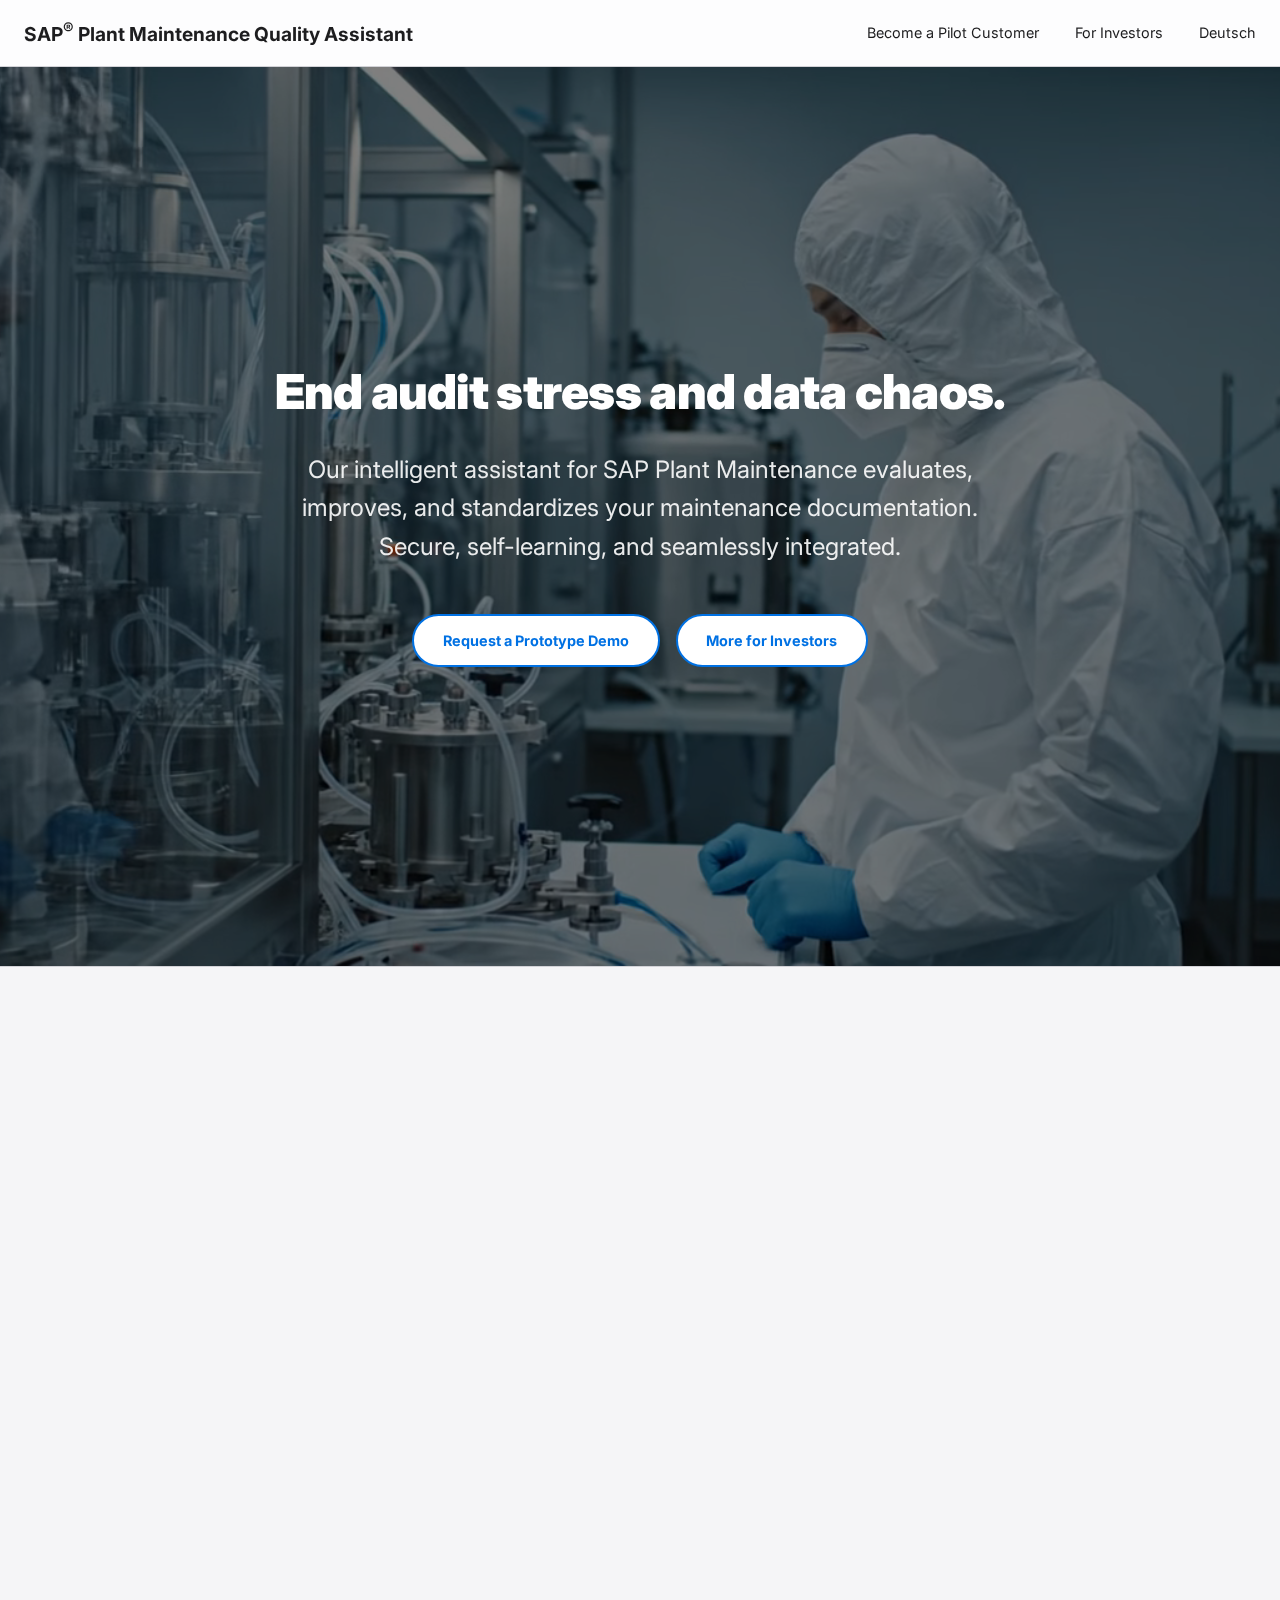
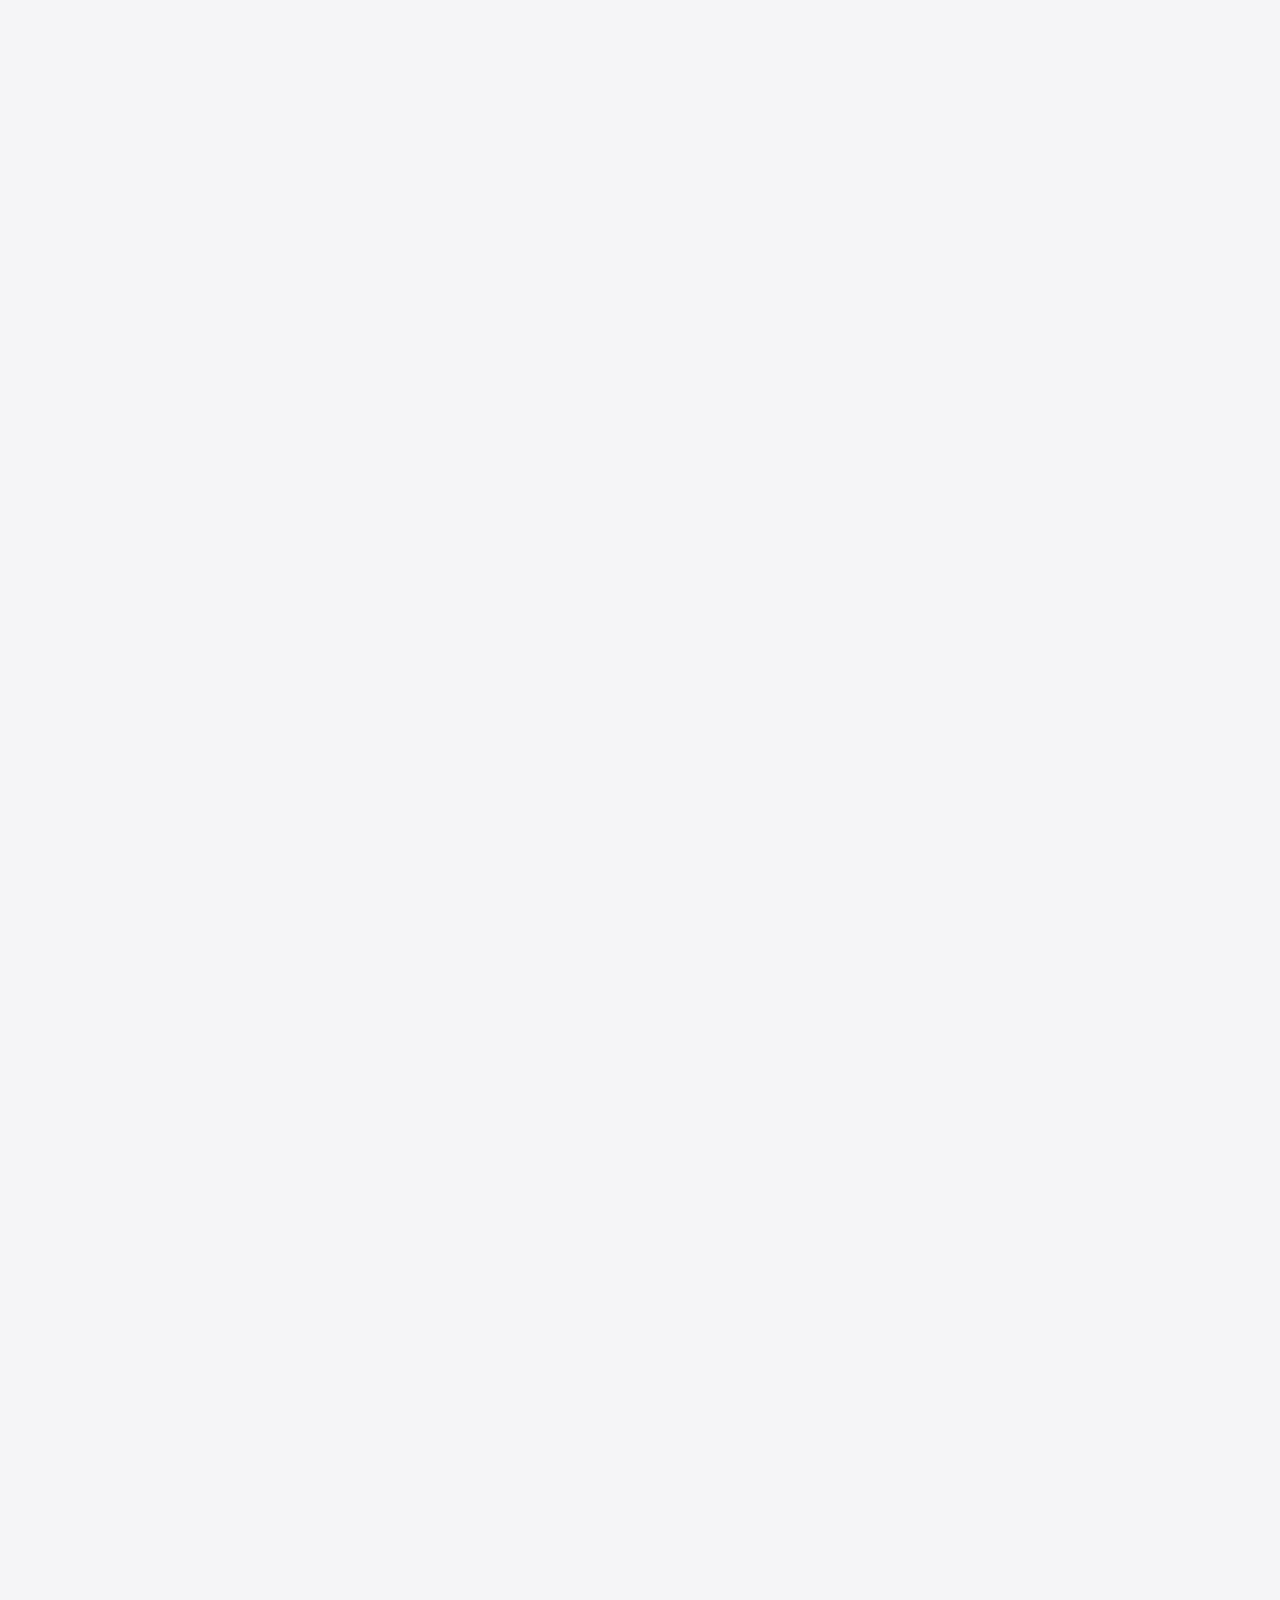
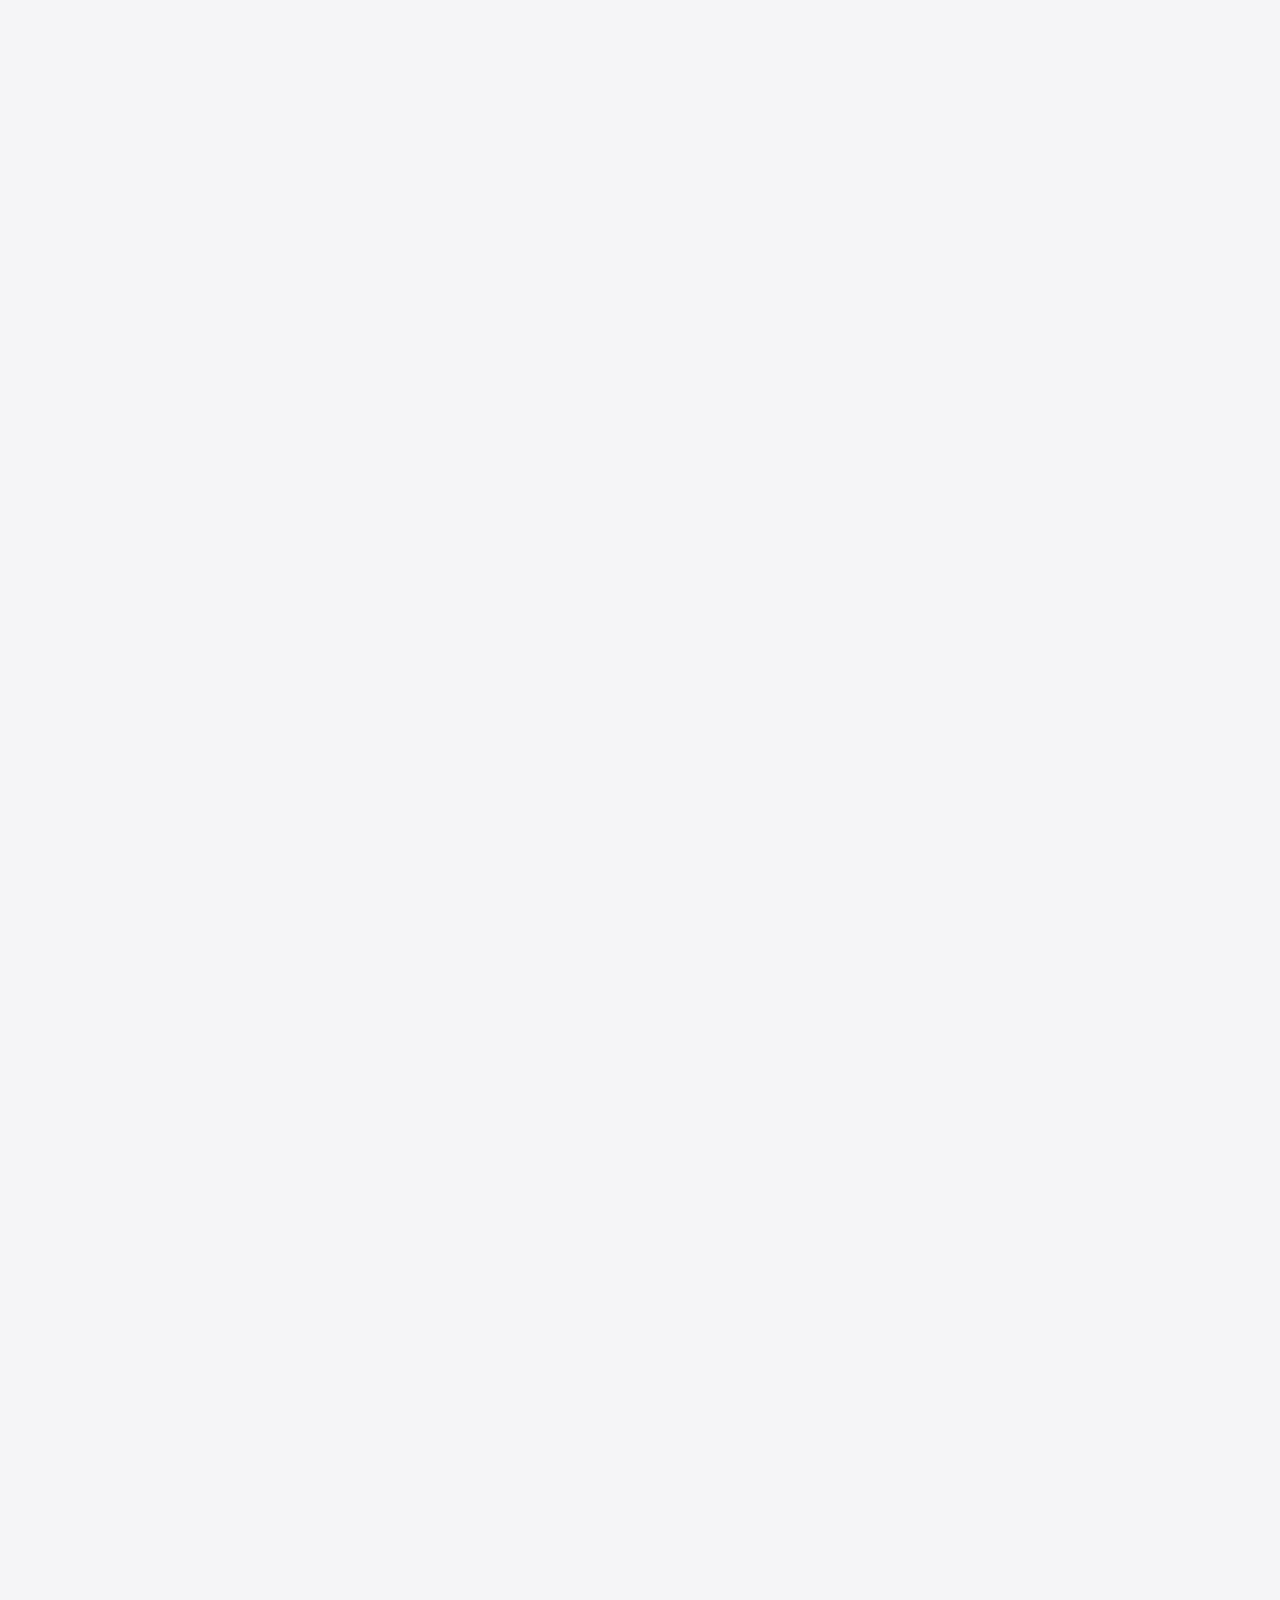
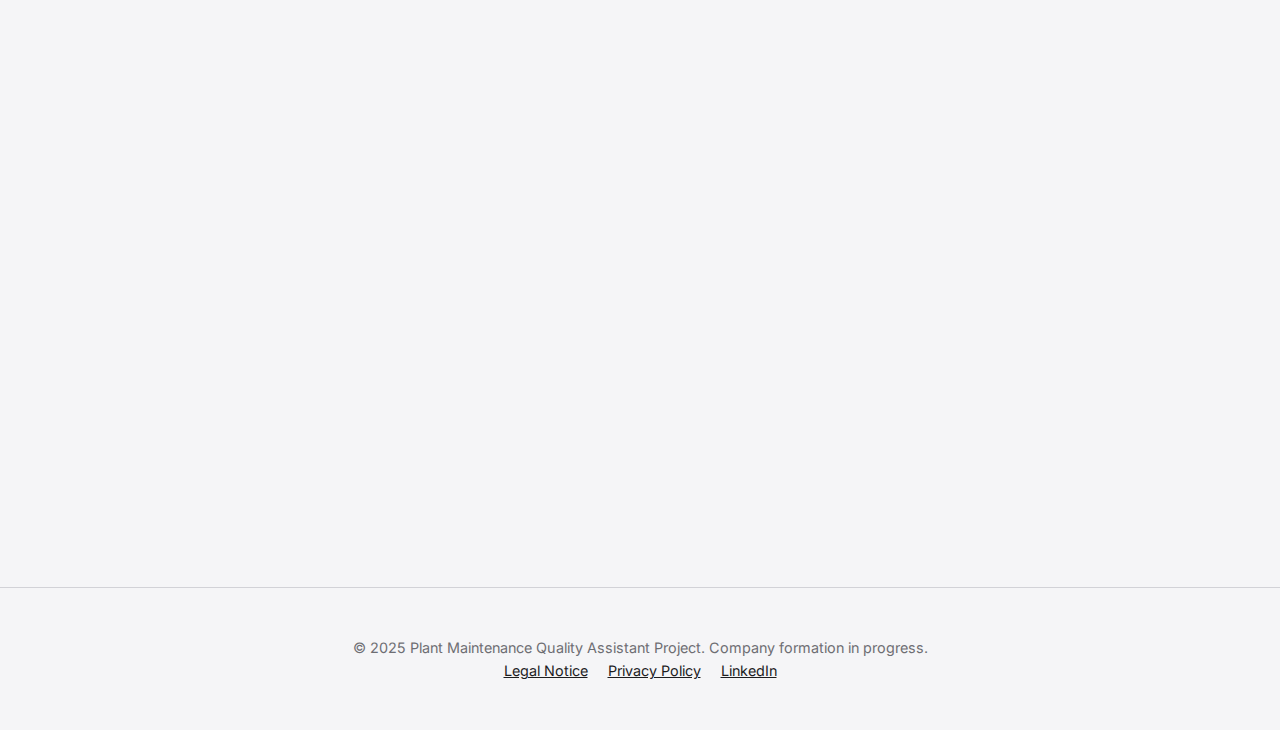
<file: index.html>
<!DOCTYPE html>
<html lang="de">
<head>
    <meta charset="UTF-8">
    <title>Loading PM Quality Assistant...</title>
    <script>
        // Leitet den Benutzer basierend auf der Browsersprache weiter.
        const userLang = navigator.language || navigator.userLanguage;
        
        // KORREKTUR: Relative Pfade verwenden, damit es auf GitHub Pages funktioniert.
        if (userLang.startsWith('de')) {
            window.location.href = 'de/'; // Ohne "/" am Anfang
        } else {
            window.location.href = 'en/'; // Ohne "/" am Anfang
        }
    </script>
</head>
<body>
    <p>Loading...</p>
</body>
</html>
</file>
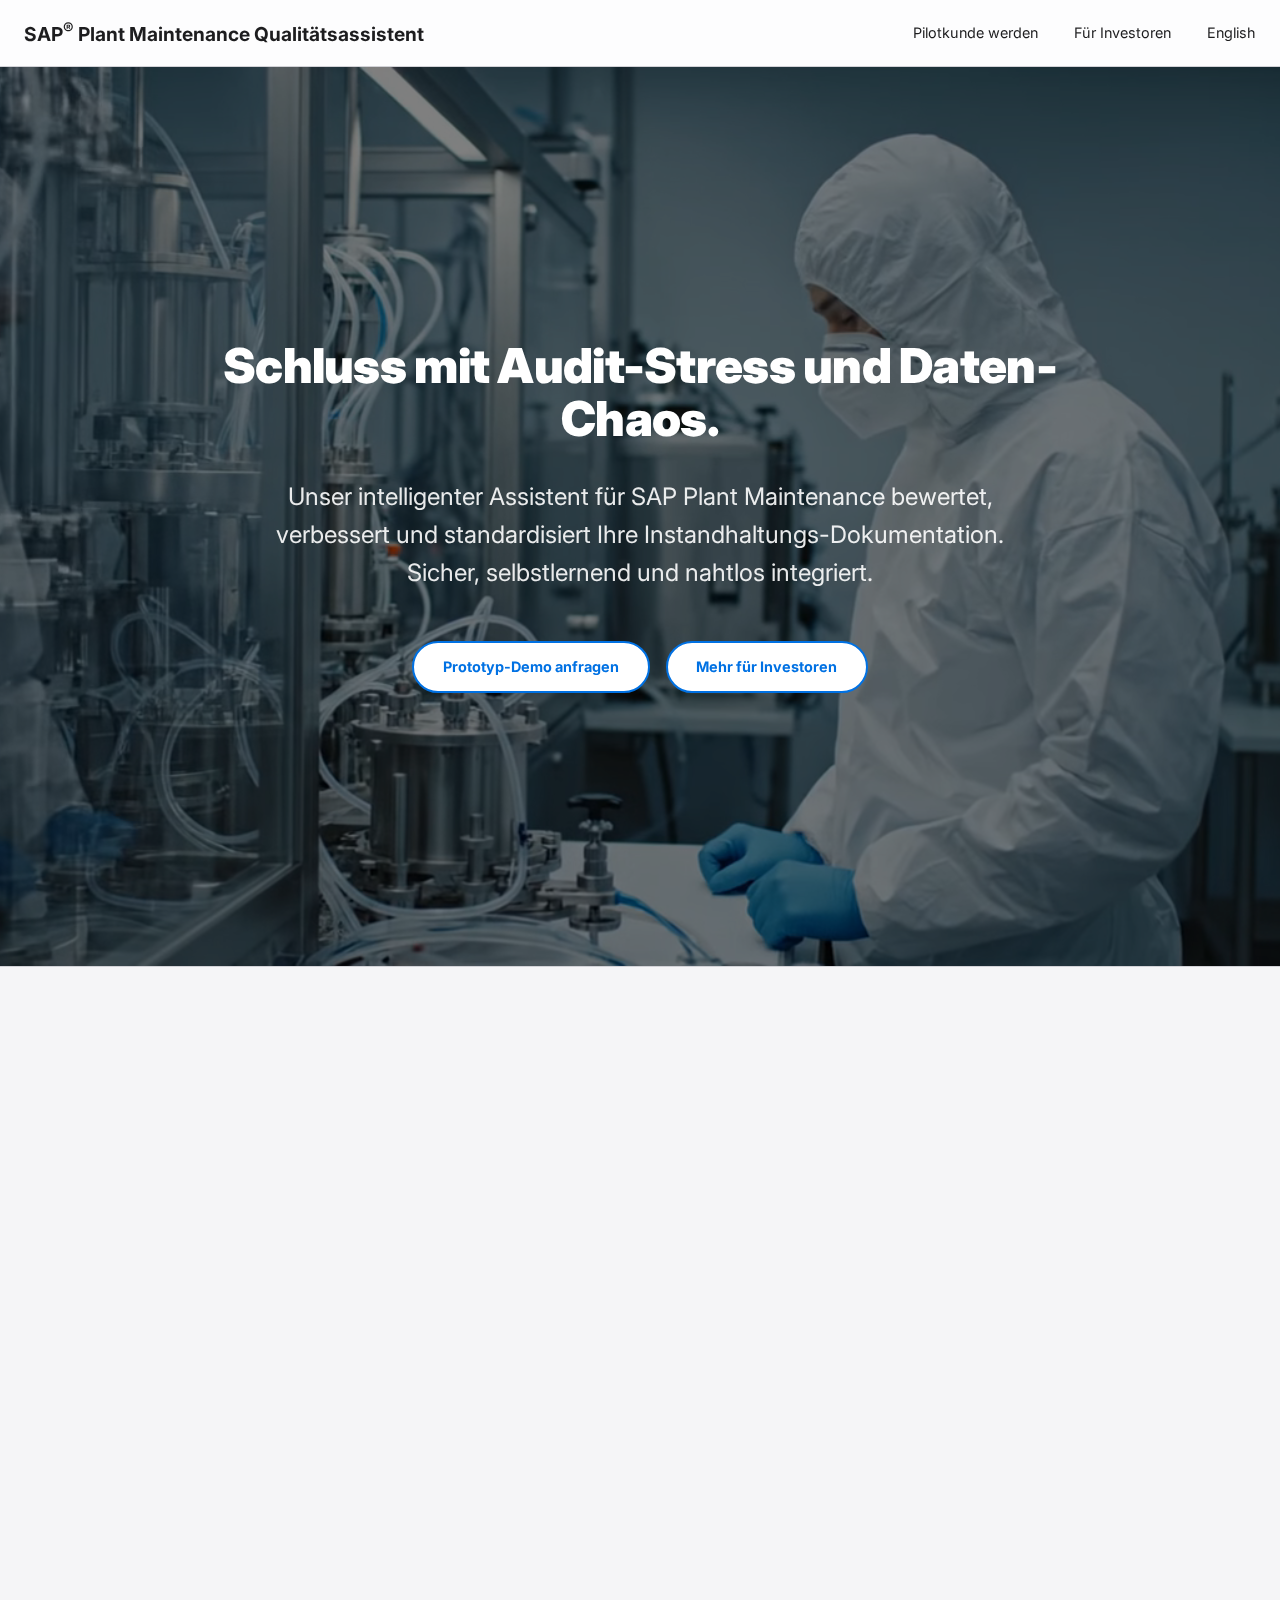
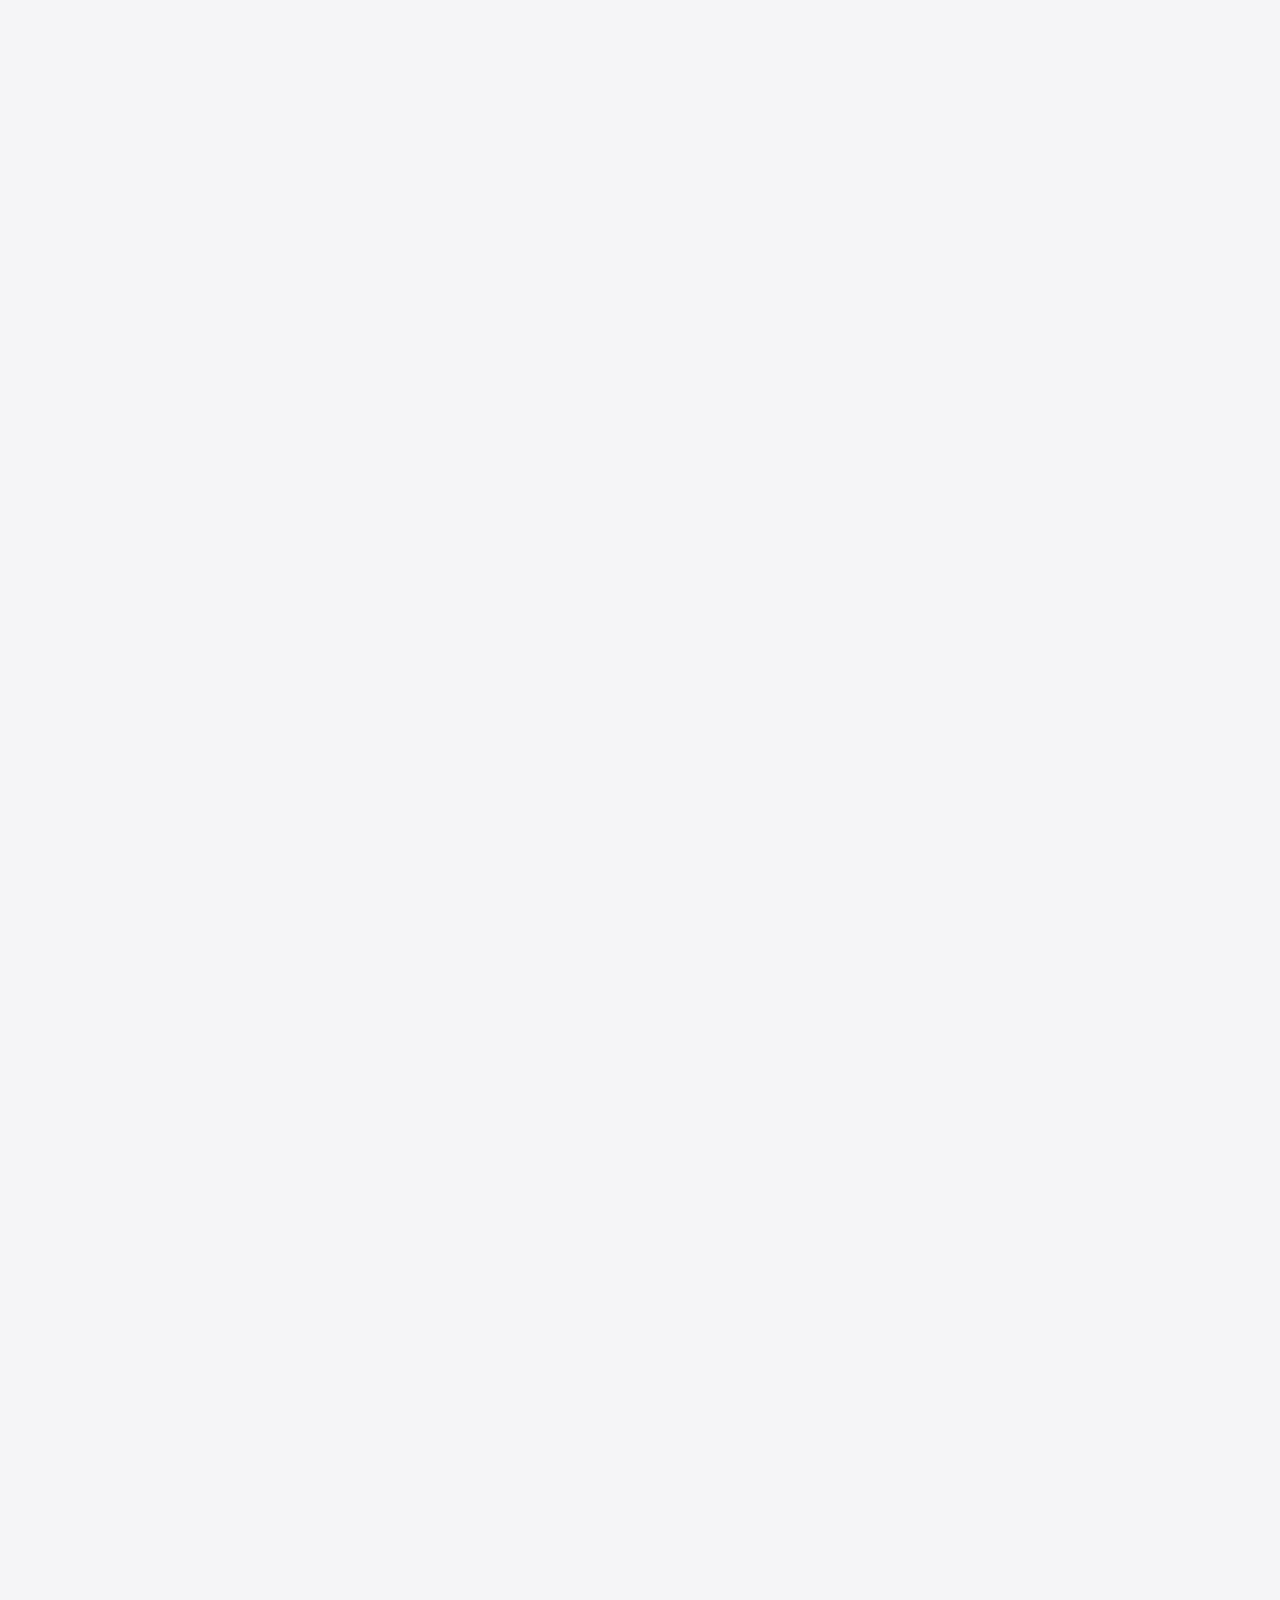
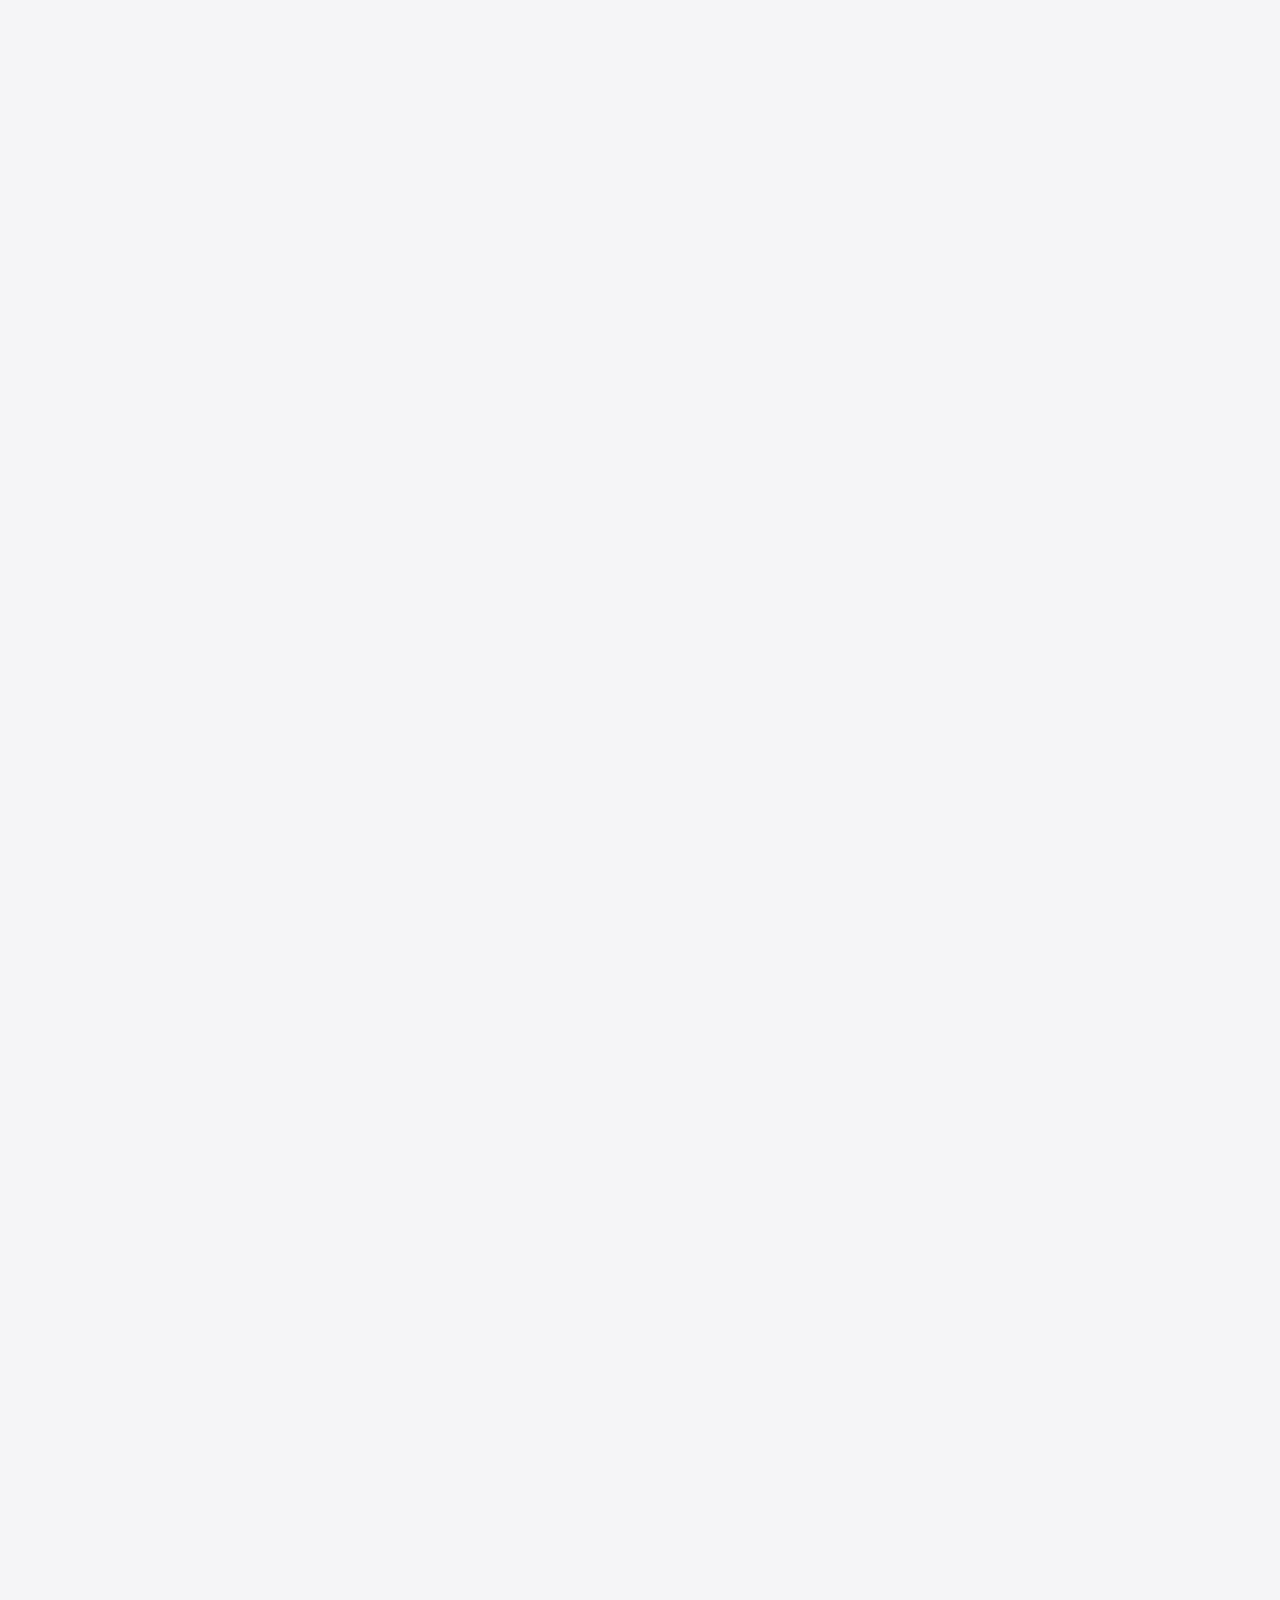
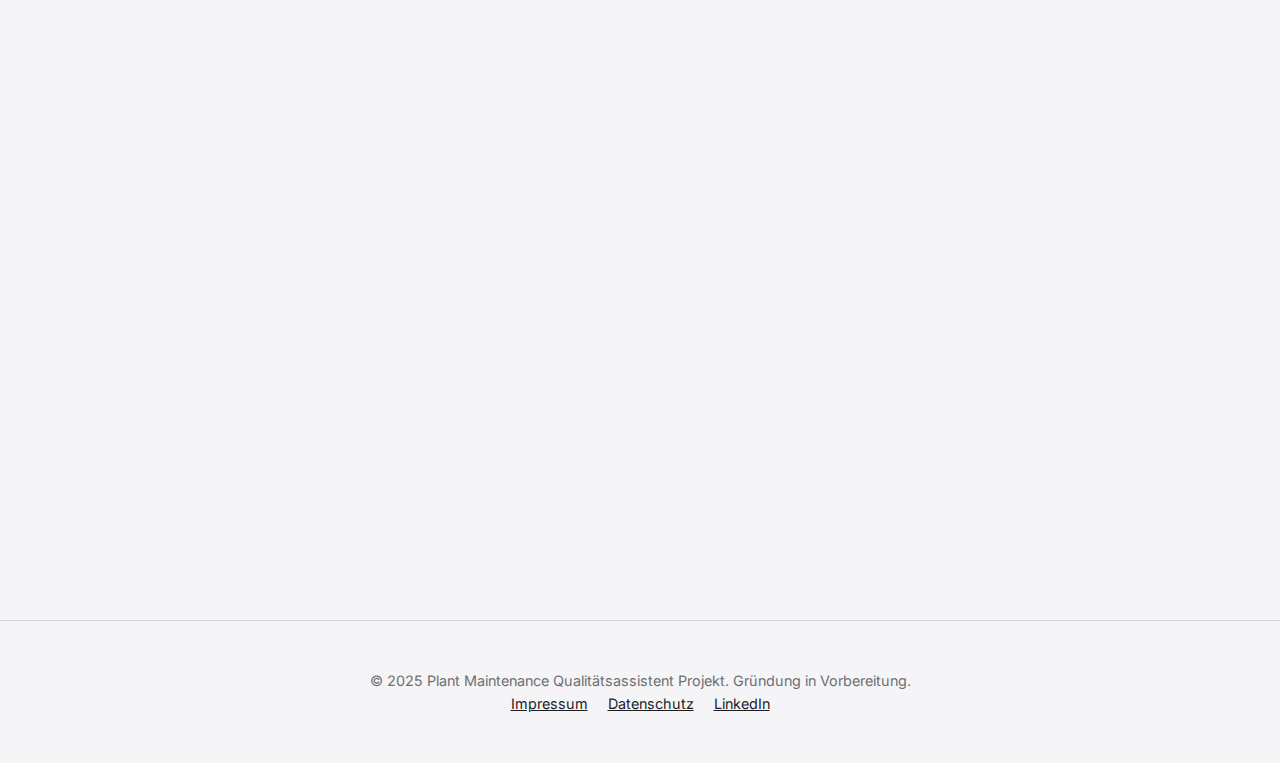
<file: de/index.html>
<!DOCTYPE html>
<html lang="de">
<head>
    <link rel="preconnect" href="https://fonts.googleapis.com">
    <link rel="preconnect" href="https://fonts.gstatic.com" crossorigin>
    <link href="https://fonts.googleapis.com/css2?family=Inter:wght@400;700;900&display=swap" rel="stylesheet">
    <meta charset="UTF-8">
    <meta name="viewport" content="width=device-width, initial-scale=1.0">
    <title>Plant Maintenance Qualitätsassistent - Intelligente SAP Datenqualität</title>
    <meta name="description" content="Steigern Sie Ihre Datenqualität in SAP Plant Maintenance, minimieren Sie Audit-Risiken und optimieren Sie Ihre Instandhaltungsprozesse mit unserem intelligenten Assistenten.">
    <link rel="stylesheet" href="../assets/css/style.css">
    <link rel="stylesheet" href="https://fonts.googleapis.com/css2?family=Material+Symbols+Outlined:opsz,wght,FILL,GRAD@24,400,0,0" />
</head>
<body>
    <header class="main-header">
        <div class="container">
            <div class="logo">
                <span>SAP<sup>&reg;</sup> Plant Maintenance Qualitätsassistent</span>
            </div>
            <nav>
                <a href="#pilot">Pilotkunde werden</a>
                <a href="#investors" class="nav-investors">Für Investoren</a>
                <a href="../en/" class="language-switch">English</a>
            </nav>
        </div>
    </header>
    <main>
        <section id="hero" class="hero-section">
            
            <video autoplay loop muted playsinline preload="auto" class="hero-background-video">
                <source src="../assets/videos/Video_Generation_Confirmation.webm" type="video/webm">
                <source src="../assets/videos/Video_Generation_Request_Confirmed.mp4" type="video/mp4">
            </video>
            <div class="hero-overlay"></div>
            <div class="hero-content">
                <h1>Schluss mit Audit-Stress und Daten-Chaos.</h1>
                <p class="subtitle">Unser intelligenter Assistent für SAP Plant Maintenance bewertet, verbessert und standardisiert Ihre Instandhaltungs-Dokumentation. Sicher, selbstlernend und nahtlos integriert.</p>
                <div class="cta-buttons">
                    <a href="#pilot" class="btn">Prototyp-Demo anfragen</a>
                    <a href="#investors" class="btn">Mehr für Investoren</a>
                </div>
            </div>
        </section>
        <section id="problem" class="problem-section">
            <div class="container">
                <h2>Kommt Ihnen das bekannt vor?</h2>
                <div class="problem-cards">
                    <div class="card">
                        <h3>Audit-Risiko</h3>
                        <p>"Major Findings" bei Behörden-Audits wegen unklarer Protokolle.</p>
                        <span class="material-symbols-outlined card-icon">gavel</span>
                    </div>
                    <div class="card">
                        <h3>Ineffizienz</h3>
                        <p>Unklare Meldungen kosten Zeit, verursachen Rückfragen und führen zu Stillständen.</p>
                        <span class="material-symbols-outlined card-icon">hourglass_disabled</span>
                    </div>
                    <div class="card">
                        <h3>Wissensverlust</h3>
                        <p>Wertvolles Expertenwissen versandet in schlecht formulierten Texten.</p>
                        <span class="material-symbols-outlined card-icon">psychology_alt</span>
                    </div>
                </div>
            </div>
        </section>
        <section id="solution" class="solution-section">
            <div class="container">
                <h2>Ihr digitaler Qualitäts-Champion</h2>
                <div class="features-grid">
                    <div class="feature-item">
                        <span class="material-symbols-outlined feature-icon">psychology</span>
                        <h3>Intelligente Echtzeit-Analyse</h3>
                        <p>Analysiert jeden Meldungstext in Echtzeit nach GMP- und ALCOA+-Kriterien. Ein klarer Score von 0-100 zeigt sofort die dokumentarische Qualität.</p>
                    </div>
                    <div class="feature-item">
                        <span class="material-symbols-outlined feature-icon">model_training</span>
                        <h3>Von Experten trainiert</h3>
                        <p>Lernt kontinuierlich aus dem Feedback Ihrer Fachexperten. So passt sich die KI Ihrer firmeneigenen Terminologie an und wird mit jeder Nutzung präziser.</p>
                    </div>
                    <div class="feature-item">
                        <span class="material-symbols-outlined feature-icon">monitoring</span>
                        <h3>Qualität messbar machen</h3>
                        <p>Machen Sie Datenqualität steuerbar. Interaktive Dashboards decken systematische Schwachstellen auf und zeigen gezielten Schulungsbedarf im Team.</p>
                    </div>
                    <div class="feature-item">
                        <span class="material-symbols-outlined feature-icon">fact_check</span>
                        <h3>Konformität nach Ihren Regeln</h3>
                        <p>Stellen Sie die Einhaltung Ihrer Vorgaben sicher. Die KI nutzt Ihre Standardarbeitsanweisungen (SOPs) als Wissensbasis und prüft Texte auf Konformität.</p>
                    </div>
                </div>
            </div>
        </section>
        
        <section id="process" class="process-section">
            <div class="container">
                <h2>So funktioniert's: Vom Plan zur Perfektion</h2>
                <p class="section-subtitle">Unser Assistent begleitet Sie durch den gesamten Instandhaltungsprozess – von der Planung oder Störungsmeldung bis zum sauberen Abschluss.</p>
                
                <div class="timeline-wrapper">
                    <svg class="timeline-svg" viewBox="0 0 600 650" preserveAspectRatio="xMidYMid meet">
                        <path id="path1" class="timeline-path" d="M 150 25 V 125 C 150 175, 250 175, 250 225"></path>
                        <path id="path3" class="timeline-path" d="M 250 225 S 350 275, 350 325 V 375 S 350 425, 250 475 S 150 525, 150 575 V 625"></path>
                        <path id="path2" class="timeline-path" d="M 350 25 V 125 C 350 175, 250 175, 250 225"></path>

                                                                        <g class="milestone-group" data-tooltip="Eine präventive Wartung wird vom System automatisch ausgelöst.">
                            <circle class="milestone-circle" cx="150" cy="25" r="23.4"></circle>
                            <text x="150" y="25" dy="0.5em" class="material-symbols-outlined milestone-icon">event_note</text>
                            <text class="milestone-label" x="60" y="35">Planung</text>
                        </g>
                        <g class="milestone-group" data-tooltip="Ein Techniker erfasst eine ungeplante Störung im System.">
                            <circle class="milestone-circle" cx="350" cy="25" r="23.4"></circle>
                            <text x="350" y="25" dy="0.5em" class="material-symbols-outlined milestone-icon">error</text>
                            <text class="milestone-label" x="445" y="35">Störung</text>
                        </g>
                        <g class="milestone-group" data-tooltip="Arbeitsplan, Material und Ressourcen sind im Auftrag hinterlegt.">
                            <circle class="milestone-circle" cx="150" cy="125" r="23.4"></circle>
                            <text x="150" y="125" dy="0.5em" class="material-symbols-outlined milestone-icon">check_circle</text>
                            <text class="milestone-label" x="60" y="135">Freigabe</text>
                        </g>
                        <g class="milestone-group" data-tooltip="Ein Planer prüft die Meldung und legt einen Auftrag an.">
                            <circle class="milestone-circle" cx="350" cy="125" r="23.4"></circle>
                            <text x="350" y="125" dy="0.5em" class="material-symbols-outlined milestone-icon">note_add</text>
                            <text class="milestone-label" x="445" y="135">
                                <tspan>Auftragser-</tspan>
                                <tspan x="445" dy="1.2em">stellung</tspan>
                            </text>
                        </g>
                        <g class="milestone-group" data-tooltip="Der Techniker beginnt mit der Ausführung der geplanten Arbeiten.">
                            <circle class="milestone-circle" cx="250" cy="225" r="23.4"></circle>
                            <text x="250" y="225" dy="0.5em" class="material-symbols-outlined milestone-icon">construction</text>
                            <text class="milestone-label" x="360" y="235">Durchführung</text>
                        </g>
                        <g class="milestone-group" data-tooltip="Der Techniker dokumentiert seine Tätigkeiten.">
                            <circle class="milestone-circle" cx="350" cy="375" r="23.4"></circle>
                            <text x="350" y="375" dy="0.5em" class="material-symbols-outlined milestone-icon">feedback</text>
                            <text class="milestone-label" x="460" y="385">Rückmeldung</text>
                        </g>
                        <g class="milestone-group" data-tooltip="Die technische Arbeit ist beendet.">
                            <circle class="milestone-circle" cx="250" cy="475" r="23.4"></circle>
                            <text x="250" y="475" dy="0.5em" class="material-symbols-outlined milestone-icon">verified</text>
                            <text class="milestone-label" x="383" y="485">Techn. Abschluss</text>
                        </g>
                        <g class="milestone-group" data-tooltip="Alle Kosten sind verbucht, der Prozess ist vollständig abgeschlossen.">
                            <circle class="milestone-circle" cx="150" cy="625" r="23.4"></circle>
                            <text x="150" y="625" dy="0.5em" class="material-symbols-outlined milestone-icon">flag</text>
                            <text class="milestone-label" x="245" y="635">Abschluss</text>
                        </g>
                    </svg>
                    </div>
            </div>
        </section>
        <section id="security" class="security-section">
            <div class="container">
                <h2>Ihre Daten. Ihre Kontrolle. Immer.</h2>
                <p>Unsere Architektur wurde für die höchsten Sicherheits- und Compliance-Anforderungen der Pharma-Industrie entwickelt.</p>
                <div class="security-grid">
                    <div class="security-item">
                        <span class="material-symbols-outlined security-icon">shield_lock</span>
                        <h3>Datenhoheit</h3>
                        <p>Die Analyse erfolgt in Ihrer sicheren SAP BTP-Umgebung. Sensible Daten verlassen niemals die Systemlandschaft Ihres Unternehmens.</p>
                    </div>
                    <div class="security-item">
                        <span class="material-symbols-outlined security-icon">gpp_good</span>
                        <h3>DSGVO & GxP by Design</h3>
                        <p>Kein unkontrollierter Drittlandtransfer. Sie wählen den Standort des Rechenzentrums (z.B. Frankfurt für EU-Datenschutz).</p>
                    </div>
                    <div class="security-item">
                        <span class="material-symbols-outlined security-icon">lan</span>
                        <h3>Nahtlose Integration</h3>
                        <p>Sichere, verschlüsselte Anbindung an Ihr SAP-System über den Standard SAP Cloud Connector, ohne offene Firewall-Ports.</p>
                    </div>
                </div>
            </div>
        </section>
        <section id="investors" class="investors-section">
            <div class="container">
                <div class="investor-box">
                    <h2>Für Investoren: Ein neuer Standard für eine Milliarden-Branche</h2>
                    <p>Wir adressieren ein kritisches Problem im wachsenden Markt für digitale Qualitätslösungen. Unser skalierbares SaaS-Modell und die hohe technologische Eintrittsbarriere bieten eine einzigartige Marktchance.</p>
                    <a href="mailto:pmqualityassistant@icloud.com?subject=Anfrage Pitch Deck: Plant Maintenance Qualitätsassistent" class="btn">Pitch Deck anfordern</a>
                </div>
            </div>
        </section>
        <section id="pilot" class="pilot-section">
            <div class="container">
                <div class="pilot-box">
                    <h2>Gestalten Sie die Zukunft mit!</h2>
                    <p>Werden Sie einer von 5 exklusiven Pilotkunden und testen Sie unseren Prototypen. Ihr Feedback fliesst direkt in die Entwicklung ein und Sie profitieren von Sonderkonditionen beim Launch.</p>
                    <form id="contact-form" class="contact-form" name="contact-de" method="POST" data-netlify="true">
                        <input type="hidden" name="form-name" value="contact-de" />
                        <div class="form-fields">
                            <input type="text" name="name" placeholder="Ihr Name" required>
                            <input type="email" name="email" placeholder="Ihre E-Mail-Adresse" required>
                        </div>
                        <button type="submit" class="btn">Demo anfragen</button>
                    </form>
                </div>
            </div>
        </section>
    </main>
    <footer class="main-footer">
        <div class="container">
            <p>&copy; 2025 Plant Maintenance Qualitätsassistent Projekt. Gründung in Vorbereitung.</p>
            <div class="footer-links">
                <a href="./impressum.html">Impressum</a>
                <a href="./datenschutz.html">Datenschutz</a>
                <a href="https://www.linkedin.com/in/ihr-profil/" target="_blank">LinkedIn</a>
            </div>
        </div>
    </footer>
    <div id="timeline-tooltip"></div>
    <script src="../assets/js/script.js"></script>
    <!--
    <script>
      const form = document.getElementById('contact-form');
      form.addEventListener('submit', async (event) => {
        event.preventDefault();

        const myForm = event.target;
        const formData = new FormData(myForm);

        fetch("/", {
          method: "POST",
          headers: { "Content-Type": "application/x-www-form-urlencoded" },
          body: new URLSearchParams(formData).toString(),
        })
          .then(() => alert("Form successfully submitted"))
          .catch((error) => alert(error));
      });
    </script>
    -->
</body>
</html>
</file>
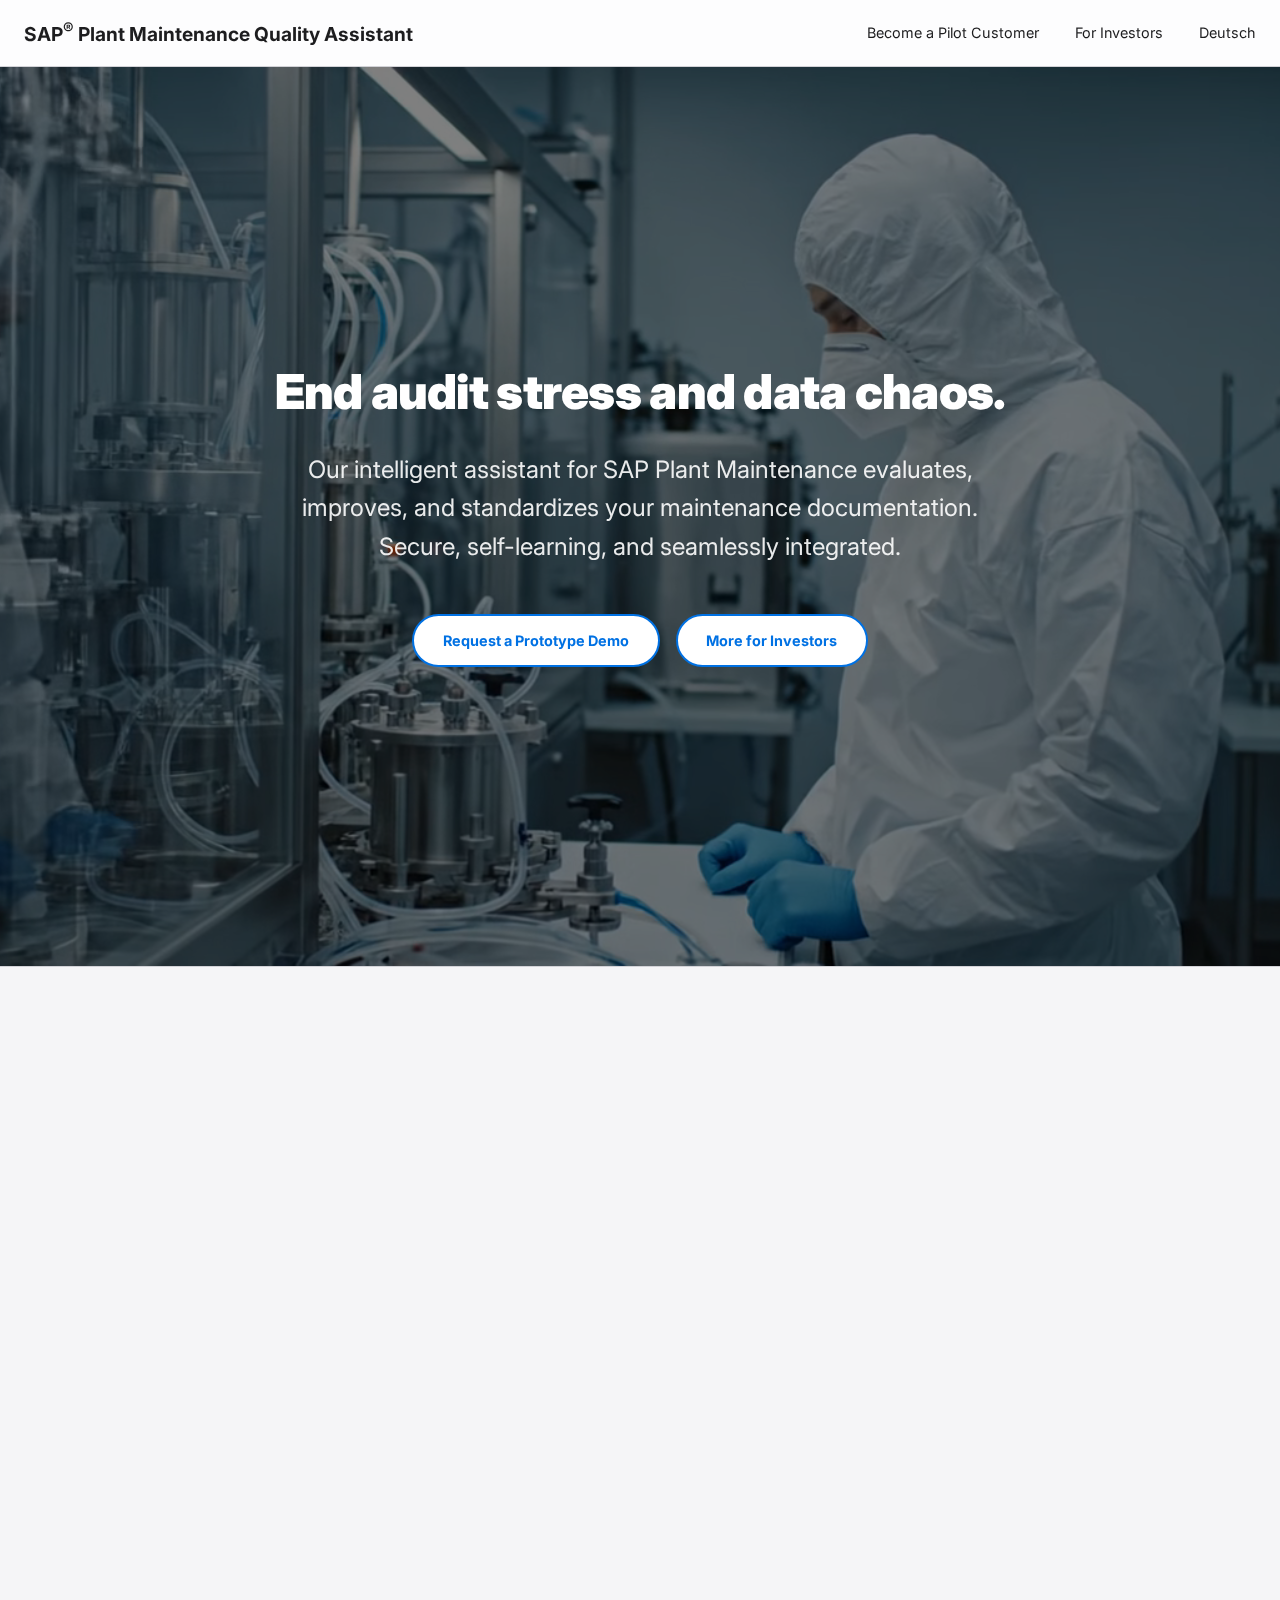
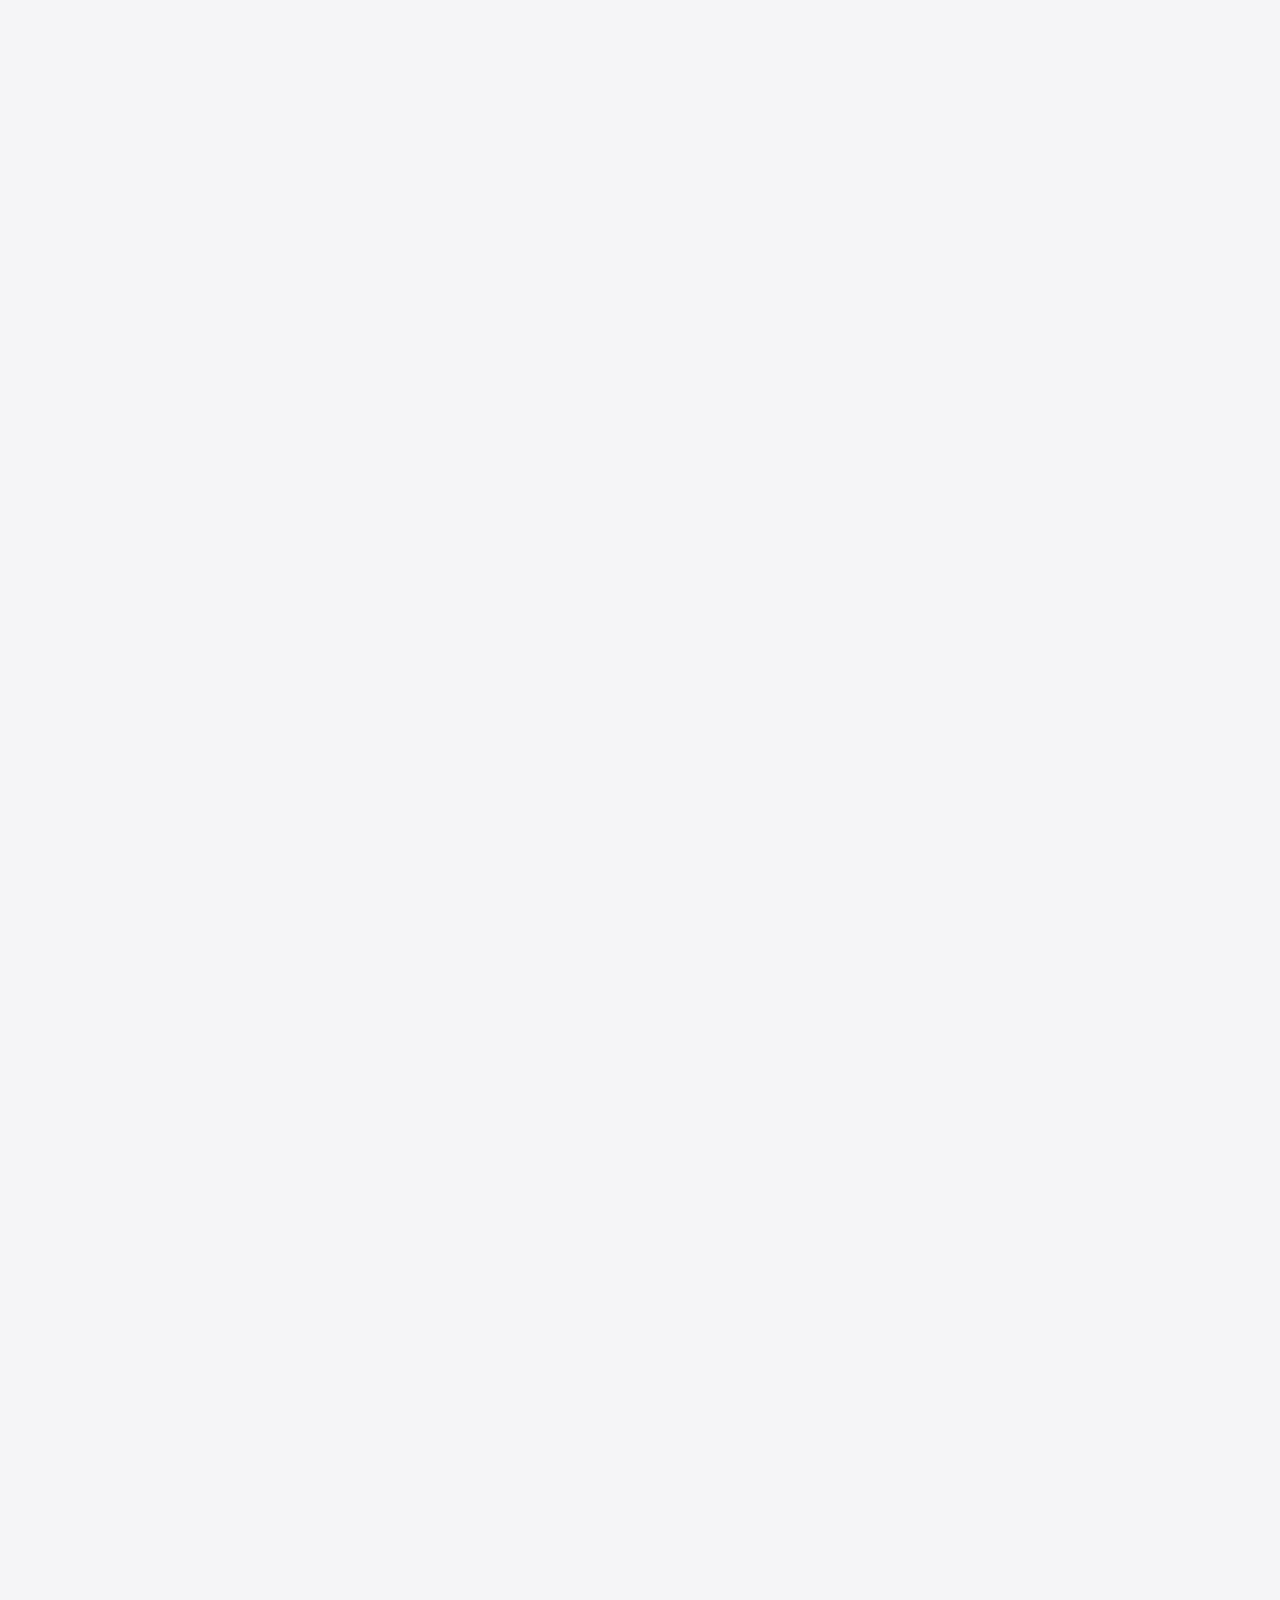
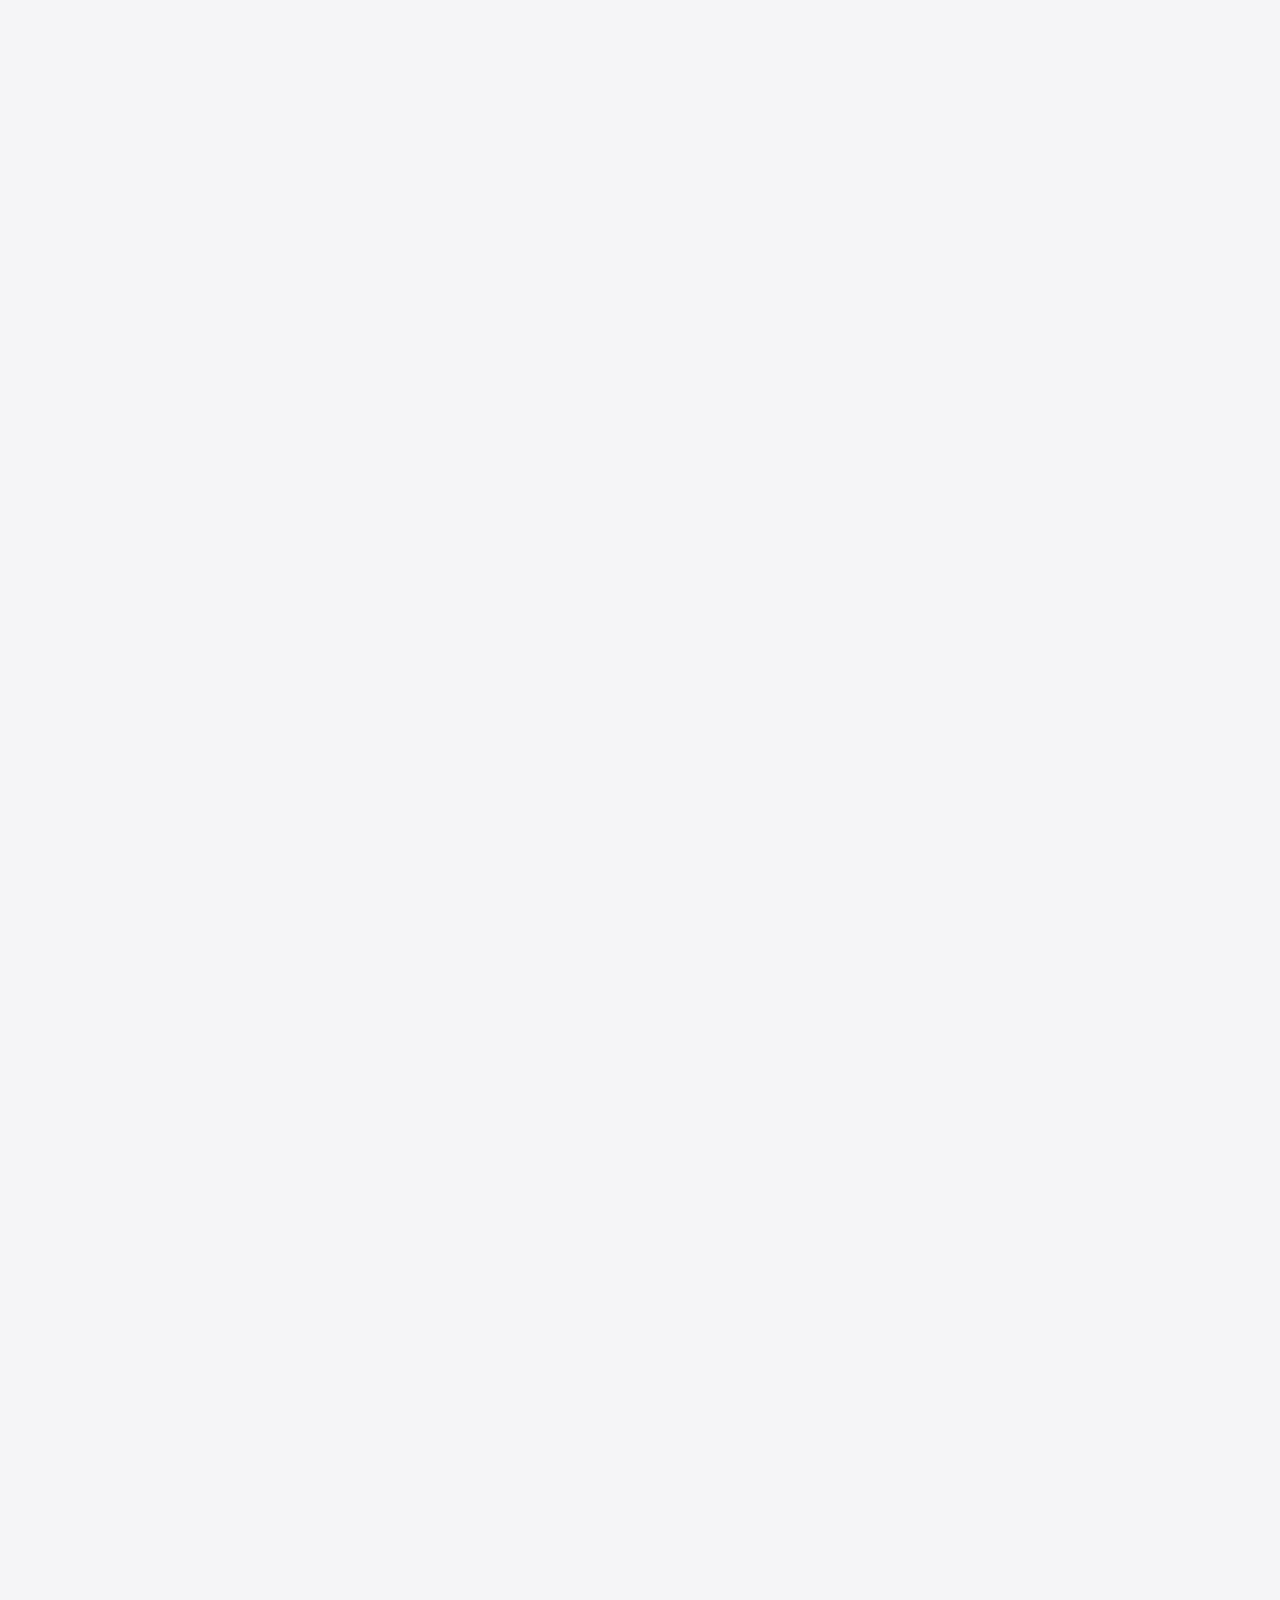
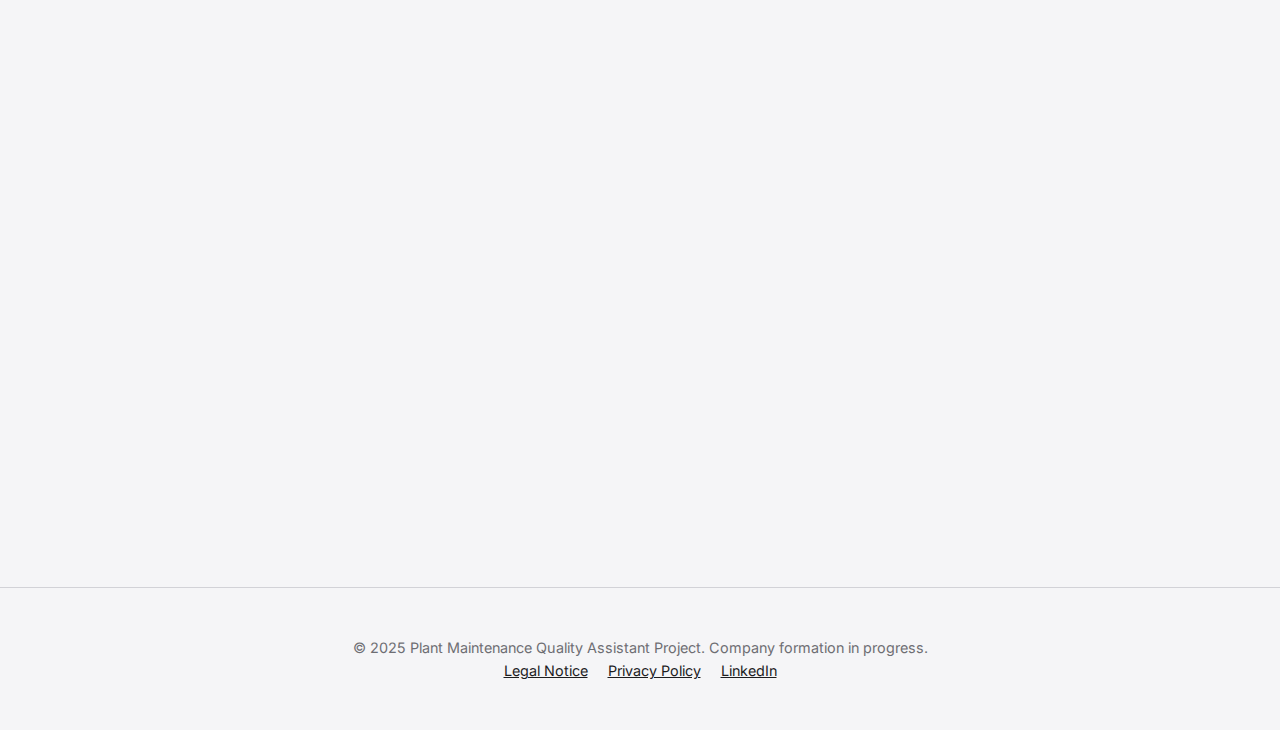
<file: en/index.html>
<!DOCTYPE html>
<html lang="en">
<head>
    <link rel="preconnect" href="https://fonts.googleapis.com">
    <link rel="preconnect" href="https://fonts.gstatic.com" crossorigin>
    <link href="https://fonts.googleapis.com/css2?family=Inter:wght@400;700;900&display=swap" rel="stylesheet">
    <meta charset="UTF-8">
    <meta name="viewport" content="width=device-width, initial-scale=1.0">
    <title>Plant Maintenance Quality Assistant - Intelligent SAP Data Quality</title>
    <meta name="description" content="Enhance your data quality in SAP Plant Maintenance, minimize audit risks, and optimize your maintenance processes with our intelligent assistant.">
    <link rel="stylesheet" href="../assets/css/style.css">
    <link rel="stylesheet" href="https://fonts.googleapis.com/css2?family=Material+Symbols+Outlined:opsz,wght,FILL,GRAD@24,400,0,0" />
</head>
<body>
    <header class="main-header">
        <div class="container">
            <div class="logo">
                <span>SAP<sup>&reg;</sup> Plant Maintenance Quality Assistant</span>
            </div>
            <nav>
                <a href="#pilot">Become a Pilot Customer</a>
                <a href="#investors" class="nav-investors">For Investors</a>
                <a href="../de/" class="language-switch">Deutsch</a>
            </nav>
        </div>
    </header>
    <main>
        <section id="hero" class="hero-section">
            
            <video autoplay loop muted playsinline preload="auto" class="hero-background-video">
                <source src="../assets/videos/Video_Generation_Confirmation.webm" type="video/webm">
                <source src="../assets/videos/Video_Generation_Request_Confirmed.mp4" type="video/mp4">
            </video>
            <div class="hero-overlay"></div>
            <div class="hero-content">
                <h1>End audit stress and data chaos.</h1>
                <p class="subtitle">Our intelligent assistant for SAP Plant Maintenance evaluates, improves, and standardizes your maintenance documentation. Secure, self-learning, and seamlessly integrated.</p>
                <div class="cta-buttons">
                    <a href="#pilot" class="btn">Request a Prototype Demo</a>
                    <a href="#investors" class="btn">More for Investors</a>
                </div>
            </div>
        </section>
        <section id="problem" class="problem-section">
            <div class="container">
                <h2>Does this sound familiar?</h2>
                <div class="problem-cards">
                    <div class="card">
                        <h3>Audit Risk</h3>
                        <p>"Major findings" in regulatory audits due to unclear maintenance logs.</p>
                        <span class="material-symbols-outlined card-icon">gavel</span>
                    </div>
                    <div class="card">
                        <h3>Inefficiency</h3>
                        <p>Vague notifications cost time, cause follow-up questions, and lead to downtimes.</p>
                        <span class="material-symbols-outlined card-icon">hourglass_disabled</span>
                    </div>
                    <div class="card">
                        <h3>Knowledge Loss</h3>
                        <p>Valuable expert knowledge is lost in poorly written maintenance descriptions.</p>
                        <span class="material-symbols-outlined card-icon">psychology_alt</span>
                    </div>
                </div>
            </div>
        </section>
        <section id="solution" class="solution-section">
            <div class="container">
                <h2>Your Digital Quality Champion</h2>
                <div class="features-grid">
                    <div class="feature-item">
                        <span class="material-symbols-outlined feature-icon">psychology</span>
                        <h3>AI-Powered Analysis</h3>
                        <p>Precisely evaluates texts based on GMP & ALCOA+ principles and provides a clear score from 0-100, instantly showing the documentary quality.</p>
                    </div>
                    <div class="feature-item">
                        <span class="material-symbols-outlined feature-icon">model_training</span>
                        <h3>Trained by Experts</h3>
                        <p>Continuously learns from the feedback of your subject matter experts, adapting to your company's terminology and becoming more precise with every use.</p>
                    </div>
                    <div class="feature-item">
                        <span class="material-symbols-outlined feature-icon">monitoring</span>
                        <h3>Make Quality Measurable</h3>
                        <p>Turn data quality into a controllable metric. Interactive dashboards reveal systematic weaknesses and identify specific training needs within the team.</p>
                    </div>
                    <div class="feature-item">
                        <span class="material-symbols-outlined feature-icon">fact_check</span>
                        <h3>Compliance by Your Rules</h3>
                        <p>Ensure adherence to your internal standards. The AI uses your Standard Operating Procedures (SOPs) as a knowledge base to check texts for conformity.</p>
                    </div>
                </div>
            </div>
        </section>
        <section id="process" class="process-section">
            <div class="container">
                <h2>How it works: From Plan to Perfection</h2>
                <p class="section-subtitle">Our assistant guides you through the entire maintenance process – from planning or malfunction reporting to clean completion.</p>
                
                <div class="timeline-wrapper">
                    <svg class="timeline-svg" viewBox="0 0 600 650" preserveAspectRatio="xMidYMid meet">
                        <path id="path1" class="timeline-path" d="M 150 25 V 125 C 150 175, 250 175, 250 225"></path>
                        <path id="path3" class="timeline-path" d="M 250 225 S 350 275, 350 325 V 375 S 350 425, 250 475 S 150 525, 150 575 V 625"></path>
                        <path id="path2" class="timeline-path" d="M 350 25 V 125 C 350 175, 250 175, 250 225"></path>

                                                                        <g class="milestone-group" data-tooltip="A preventive maintenance is automatically triggered by the system.">
                            <circle class="milestone-circle" cx="150" cy="25" r="23.4"></circle>
                            <text x="150" y="25" dy="0.5em" class="material-symbols-outlined milestone-icon">event_note</text>
                            <text class="milestone-label" x="60" y="35">Planning</text>
                        </g>
                        <g class="milestone-group" data-tooltip="A technician records an unplanned malfunction in the system.">
                            <circle class="milestone-circle" cx="350" cy="25" r="23.4"></circle>
                            <text x="350" y="25" dy="0.5em" class="material-symbols-outlined milestone-icon">error</text>
                            <text class="milestone-label" x="445" y="35">Malfunction</text>
                        </g>
                        <g class="milestone-group" data-tooltip="Work plan, material, and resources are stored in the order.">
                            <circle class="milestone-circle" cx="150" cy="125" r="23.4"></circle>
                            <text x="150" y="125" dy="0.5em" class="material-symbols-outlined milestone-icon">check_circle</text>
                            <text class="milestone-label" x="60" y="135">Release</text>
                        </g>
                        <g class="milestone-group" data-tooltip="A planner reviews the notification and creates an order.">
                            <circle class="milestone-circle" cx="350" cy="125" r="23.4"></circle>
                            <text x="350" y="125" dy="0.5em" class="material-symbols-outlined milestone-icon">note_add</text>
                            <text class="milestone-label" x="445" y="135">
                                <tspan>Order</tspan>
                                <tspan x="445" dy="1.2em">Creation</tspan>
                            </text>
                        </g>
                        <g class="milestone-group" data-tooltip="The technician begins with the execution of the planned work.">
                            <circle class="milestone-circle" cx="250" cy="225" r="23.4"></circle>
                            <text x="250" y="225" dy="0.5em" class="material-symbols-outlined milestone-icon">construction</text>
                            <text class="milestone-label" x="345" y="235">Execution</text>
                        </g>
                        <g class="milestone-group" data-tooltip="The technician documents their activities.">
                            <circle class="milestone-circle" cx="350" cy="375" r="23.4"></circle>
                            <text x="350" y="375" dy="0.5em" class="material-symbols-outlined milestone-icon">feedback</text>
                            <text class="milestone-label" x="445" y="385">Feedback</text>
                        </g>
                        <g class="milestone-group" data-tooltip="The technical work is completed.">
                            <circle class="milestone-circle" cx="250" cy="475" r="23.4"></circle>
                            <text x="250" y="475" dy="0.5em" class="material-symbols-outlined milestone-icon">verified</text>
                            <text class="milestone-label" x="391" y="485">Technical Completion</text>
                        </g>
                        <g class="milestone-group" data-tooltip="All costs are posted, the process is fully completed.">
                            <circle class="milestone-circle" cx="150" cy="625" r="23.4"></circle>
                            <text x="150" y="625" dy="0.5em" class="material-symbols-outlined milestone-icon">flag</text>
                            <text class="milestone-label" x="245" y="635">Completion</text>
                        </g>
                    </svg>
                    </div>
            </div>
        </section>
        <section id="security" class="security-section">
            <div class="container">
                <h2>Your Data. Your Control. Always.</h2>
                <p>Our architecture is designed to meet the highest security and compliance requirements of the pharma industry.</p>
                <div class="security-grid">
                    <div class="security-item">
                        <span class="material-symbols-outlined security-icon">shield_lock</span>
                        <h3>Data Sovereignty</h3>
                        <p>The analysis runs in your secure SAP BTP environment. Sensitive data never leaves your company's system landscape.</p>
                    </div>
                    <div class="security-item">
                        <span class="material-symbols-outlined security-icon">gpp_good</span>
                        <h3>GDPR & GxP by Design</h3>
                        <p>No uncontrolled third-country data transfer. You choose the data center location (e.g., Frankfurt for EU data protection).</p>
                    </div>
                    <div class="security-item">
                        <span class="material-symbols-outlined security-icon">lan</span>
                        <h3>Seamless Integration</h3>
                        <p>Secure, encrypted connection to your SAP system via the standard SAP Cloud Connector, with no open firewall ports.</p>
                    </div>
                </div>
            </div>
        </section>
        <section id="investors" class="investors-section">
            <div class="container">
                <div class="investor-box">
                    <h2>For Investors: A New Standard for a Billion-Dollar Industry</h2>
                    <p>We address a critical problem in the growing market for digital quality solutions. Our scalable SaaS model and high technological entry barrier offer a unique market opportunity.</p>
                    <a href="mailto:pmqualityassistant@icloud.com?subject=Pitch Deck Request: Plant Maintenance Quality Assistant" class="btn">Request Pitch Deck</a>
                </div>
            </div>
        </section>
        <section id="pilot" class="pilot-section">
            <div class="container">
                <div class="pilot-box">
                    <h2>Shape the future with us!</h2>
                    <p>Become one of 5 exclusive pilot customers and test our prototype. Your feedback will directly influence the product development, and you will benefit from special conditions at launch.</p>
                    <form id="contact-form" class="contact-form" name="contact-en" method="POST" data-netlify="true">
                        <input type="hidden" name="form-name" value="contact-en" />
                        <div class="form-fields">
                            <input type="text" name="name" placeholder="Your Name" required>
                            <input type="email" name="email" placeholder="Your Email Address" required>
                        </div>
                        <button type="submit" class="btn">Request a Demo</button>
                    </form>
                </div>
            </div>
        </section>
    </main>
    <footer class="main-footer">
        <div class="container">
            <p>&copy; 2025 Plant Maintenance Quality Assistant Project. Company formation in progress.</p>
            <div class="footer-links">
                <a href="./legal-notice.html">Legal Notice</a>
                <a href="./privacy-policy.html">Privacy Policy</a>
                 <a href="https://www.linkedin.com/in/your-profile/" target="_blank">LinkedIn</a>
            </div>
        </div>
    </footer>
    <script src="../assets/js/script.js"></script>
    <!--
    <script>
      const form = document.getElementById('contact-form');
      form.addEventListener('submit', async (event) => {
        event.preventDefault();

        const myForm = event.target;
        const formData = new FormData(myForm);

        fetch("/", {
          method: "POST",
          headers: { "Content-Type": "application/x-www-form-urlencoded" },
          body: new URLSearchParams(formData).toString(),
        })
          .then(() => alert("Form successfully submitted"))
          .catch((error) => alert(error));
      });
    </script>
    -->
</body>
</html>
</file>
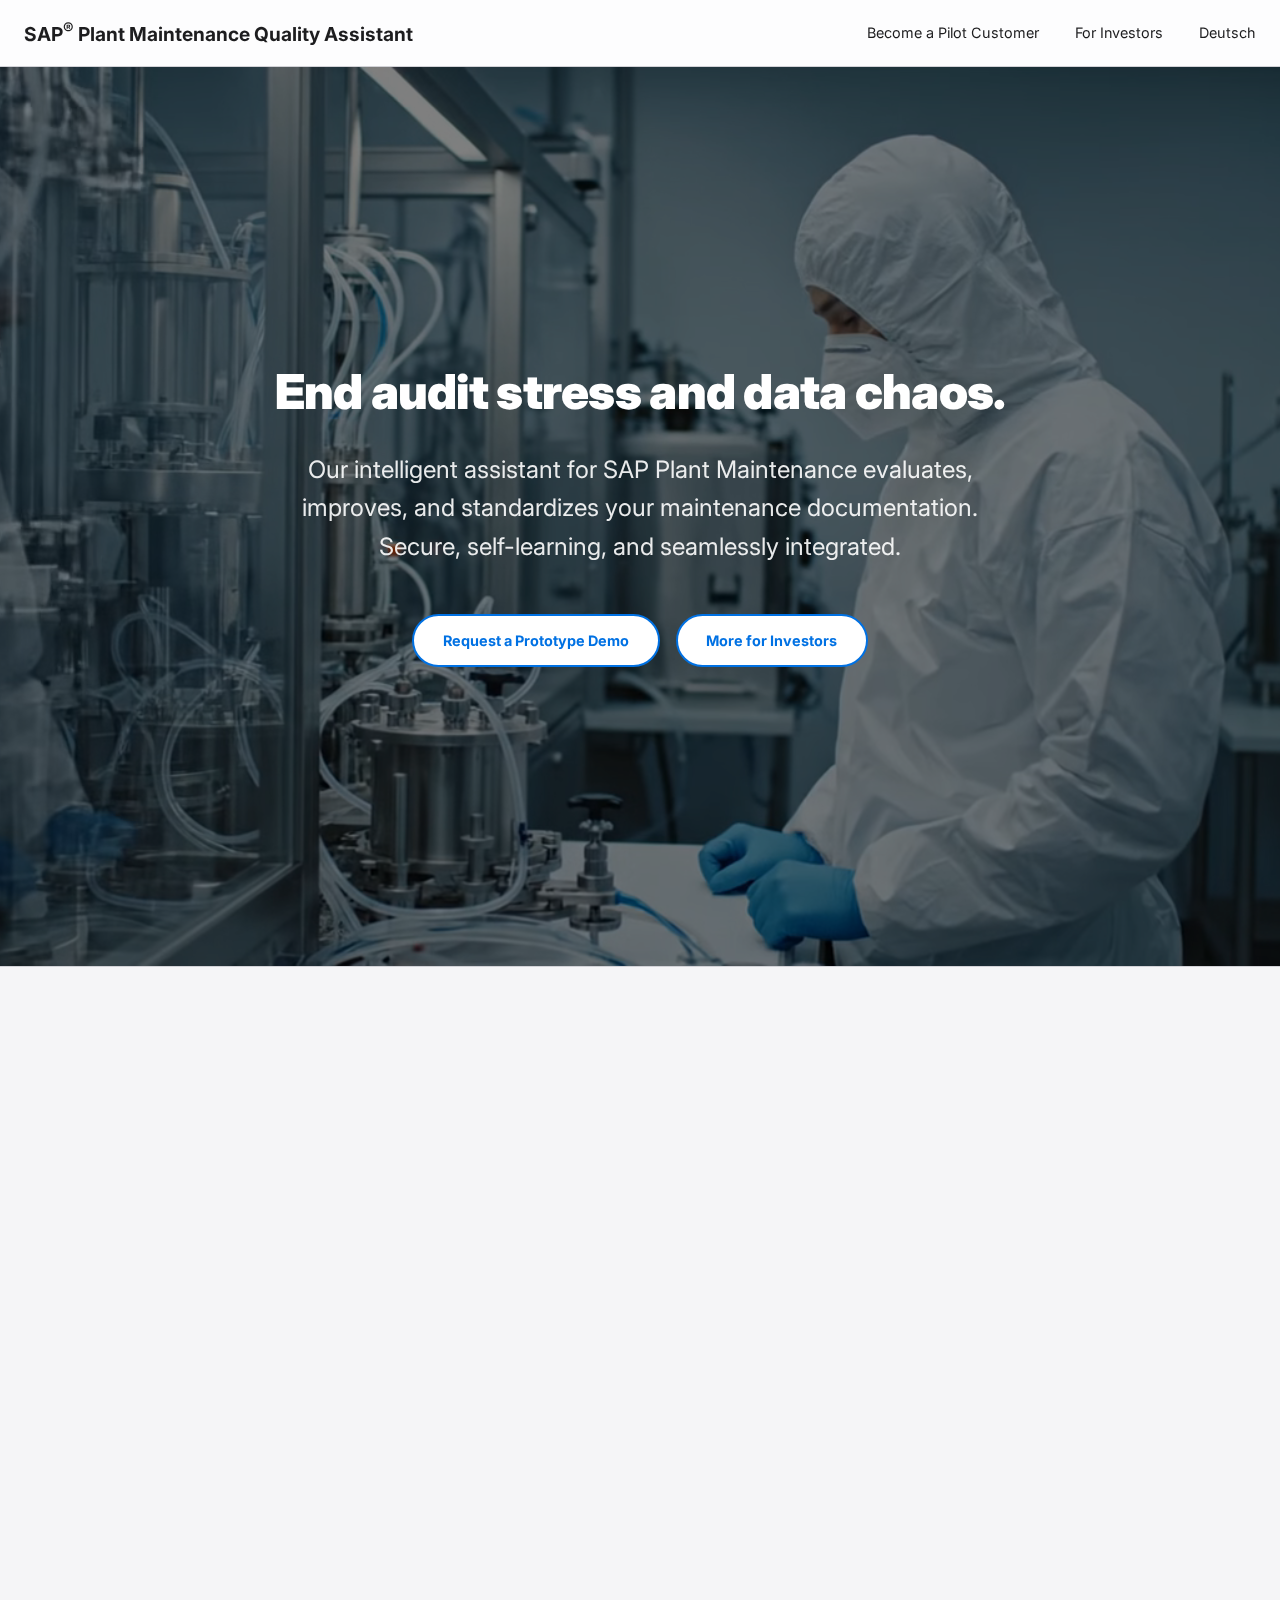
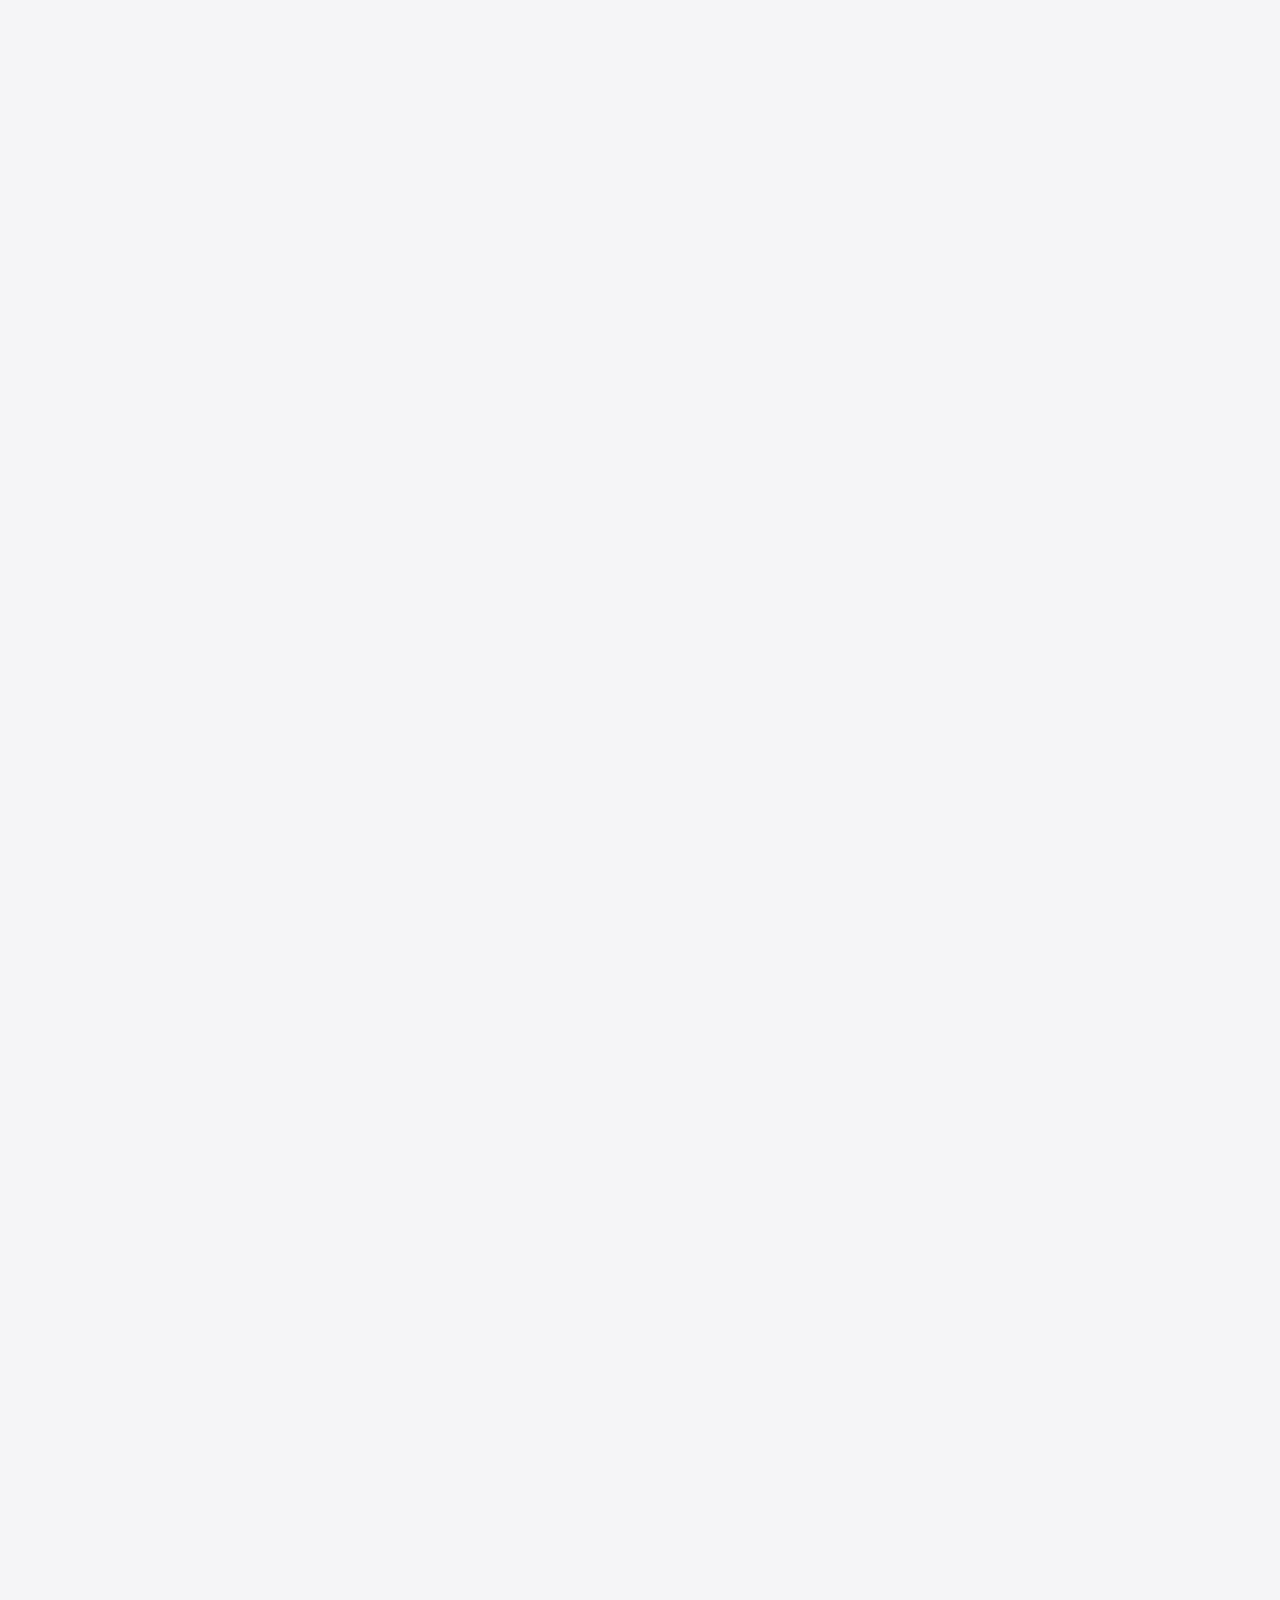
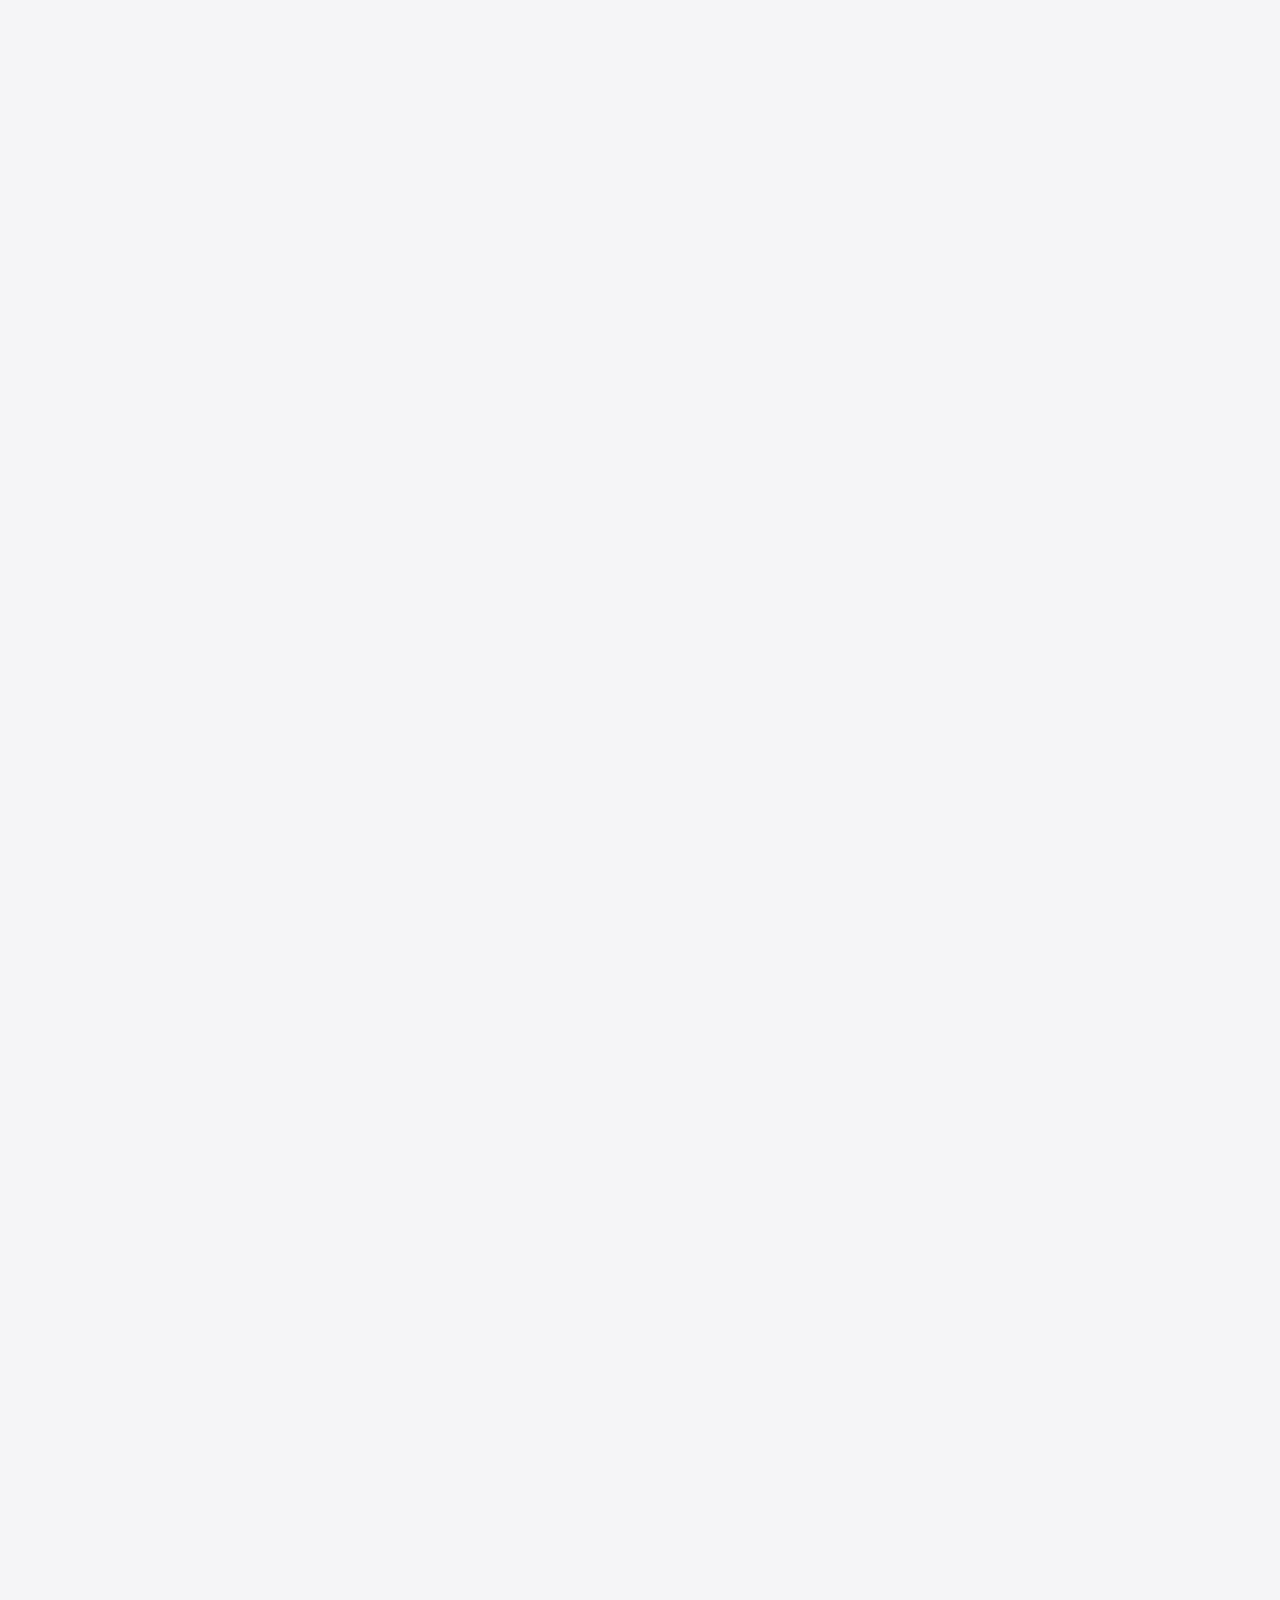
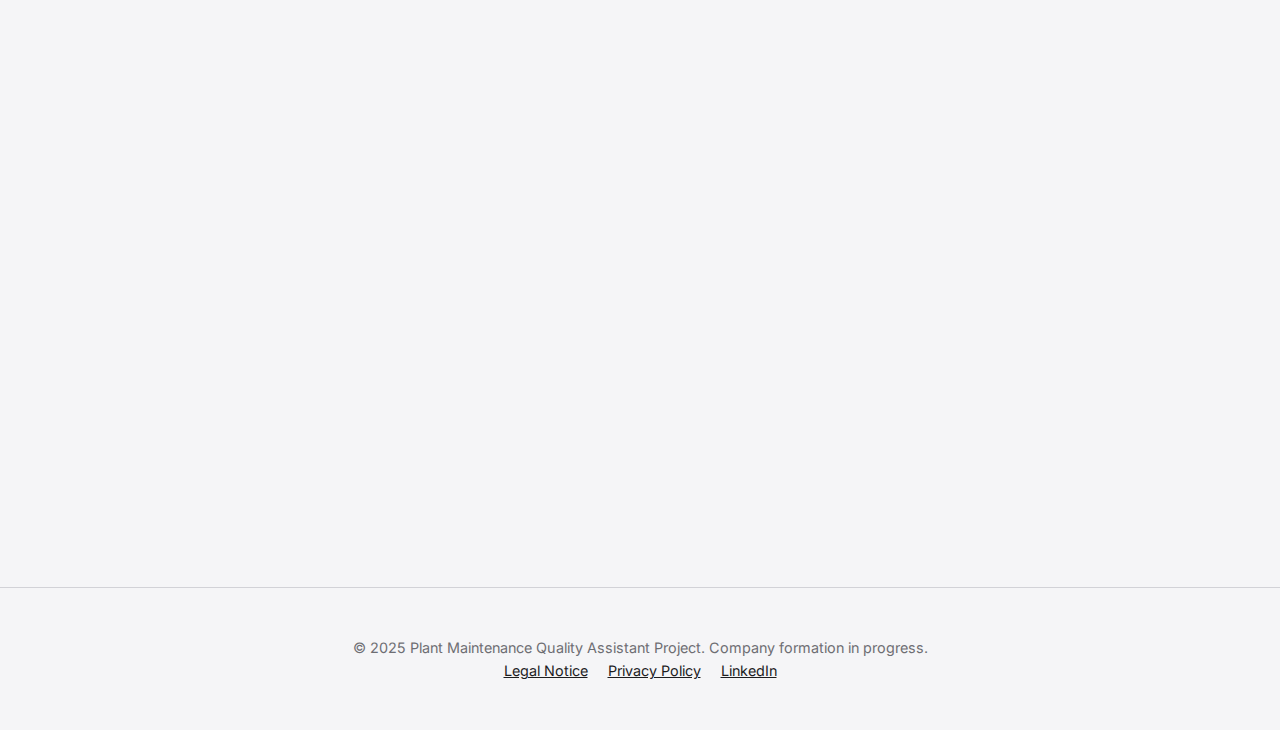
<file: pm-qualitaetsassistent-website/index.html>
<!DOCTYPE html>
<html lang="de">
<head>
    <meta charset="UTF-8">
    <title>Loading PM Quality Assistant...</title>
    <script>
        // Leitet den Benutzer basierend auf der Browsersprache weiter.
        // Deutsch (de), Österreichisch (de-at), Schweizerisch (de-ch) werden zur deutschen Seite geleitet.
        // Alle anderen Sprachen zur englischen Seite.
        const userLang = navigator.language || navigator.userLanguage;
        if (userLang.startsWith('de')) {
            window.location.href = '/de/';
        } else {
            window.location.href = '/en/';
        }
    </script>
</head>
<body>
    <p>Loading...</p>
</body>
</html>
</file>
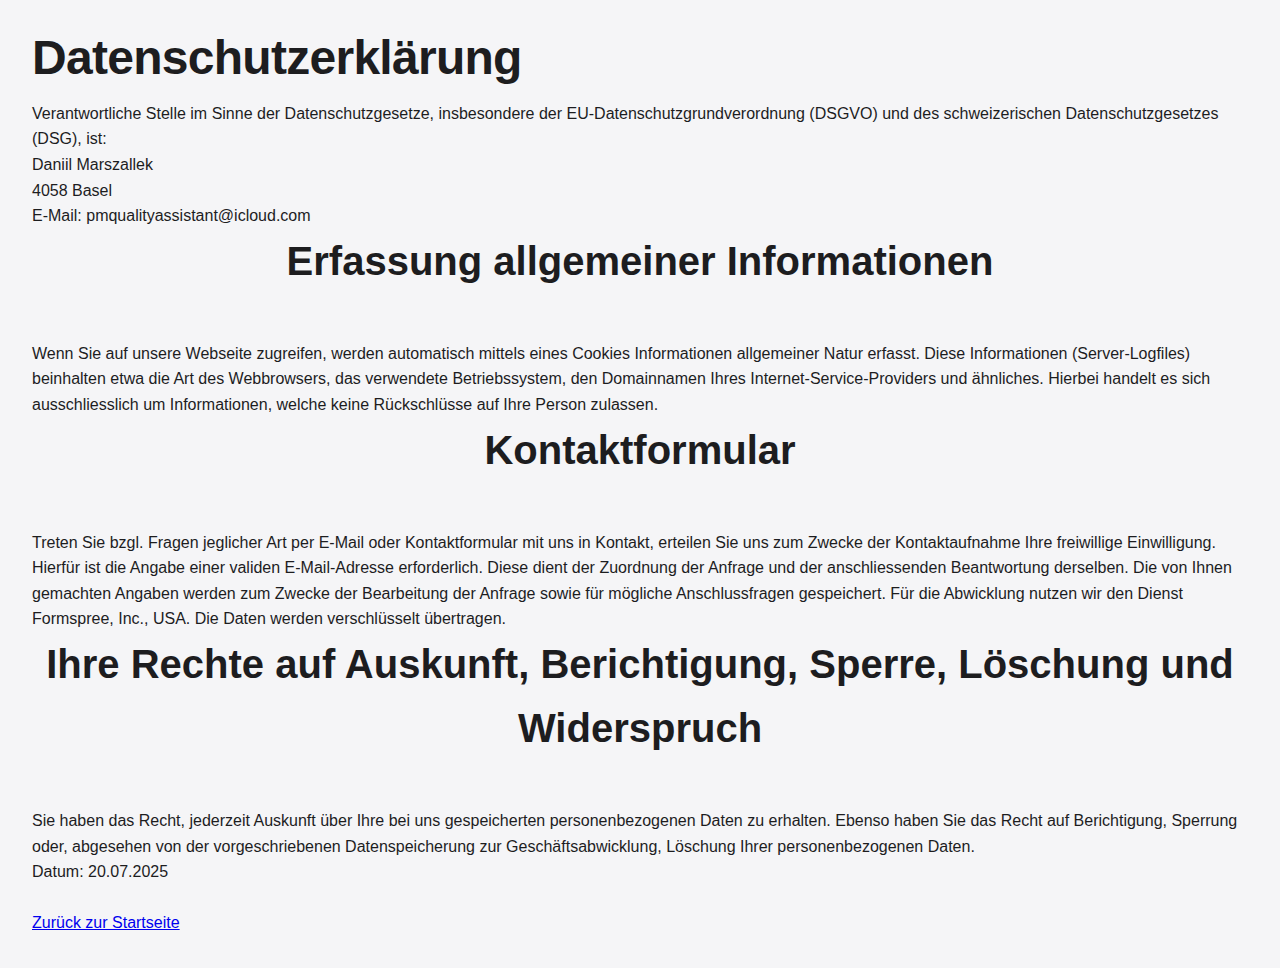
<file: de/datenschutz.html>
<!DOCTYPE html>
<html lang="de">
<head>
    <title>Datenschutzerklärung - Plant Maintenance Qualitätsassistent</title>
    <link rel="stylesheet" href="../assets/css/style.css">
    <style>body { padding: 2rem; }</style>
</head>
<body>
    <div class="container">
        <h1>Datenschutzerklärung</h1>
        <p>Verantwortliche Stelle im Sinne der Datenschutzgesetze, insbesondere der EU-Datenschutzgrundverordnung (DSGVO) und des schweizerischen Datenschutzgesetzes (DSG), ist:</p>
        <p>
            Daniil Marszallek <br>
            4058 Basel <br>
            E-Mail: pmqualityassistant@icloud.com
        </p>

        <h2>Erfassung allgemeiner Informationen</h2>
        <p>Wenn Sie auf unsere Webseite zugreifen, werden automatisch mittels eines Cookies Informationen allgemeiner Natur erfasst. Diese Informationen (Server-Logfiles) beinhalten etwa die Art des Webbrowsers, das verwendete Betriebssystem, den Domainnamen Ihres Internet-Service-Providers und ähnliches. Hierbei handelt es sich ausschliesslich um Informationen, welche keine Rückschlüsse auf Ihre Person zulassen.</p>

        <h2>Kontaktformular</h2>
        <p>Treten Sie bzgl. Fragen jeglicher Art per E-Mail oder Kontaktformular mit uns in Kontakt, erteilen Sie uns zum Zwecke der Kontaktaufnahme Ihre freiwillige Einwilligung. Hierfür ist die Angabe einer validen E-Mail-Adresse erforderlich. Diese dient der Zuordnung der Anfrage und der anschliessenden Beantwortung derselben. Die von Ihnen gemachten Angaben werden zum Zwecke der Bearbeitung der Anfrage sowie für mögliche Anschlussfragen gespeichert. Für die Abwicklung nutzen wir den Dienst Formspree, Inc., USA. Die Daten werden verschlüsselt übertragen.</p>

        <h2>Ihre Rechte auf Auskunft, Berichtigung, Sperre, Löschung und Widerspruch</h2>
        <p>Sie haben das Recht, jederzeit Auskunft über Ihre bei uns gespeicherten personenbezogenen Daten zu erhalten. Ebenso haben Sie das Recht auf Berichtigung, Sperrung oder, abgesehen von der vorgeschriebenen Datenspeicherung zur Geschäftsabwicklung, Löschung Ihrer personenbezogenen Daten.</p>

        <p>Datum: 20.07.2025</p>

        <br>
        <a href="./index.html">Zurück zur Startseite</a>
    </div>
</body>
</html>
</file>
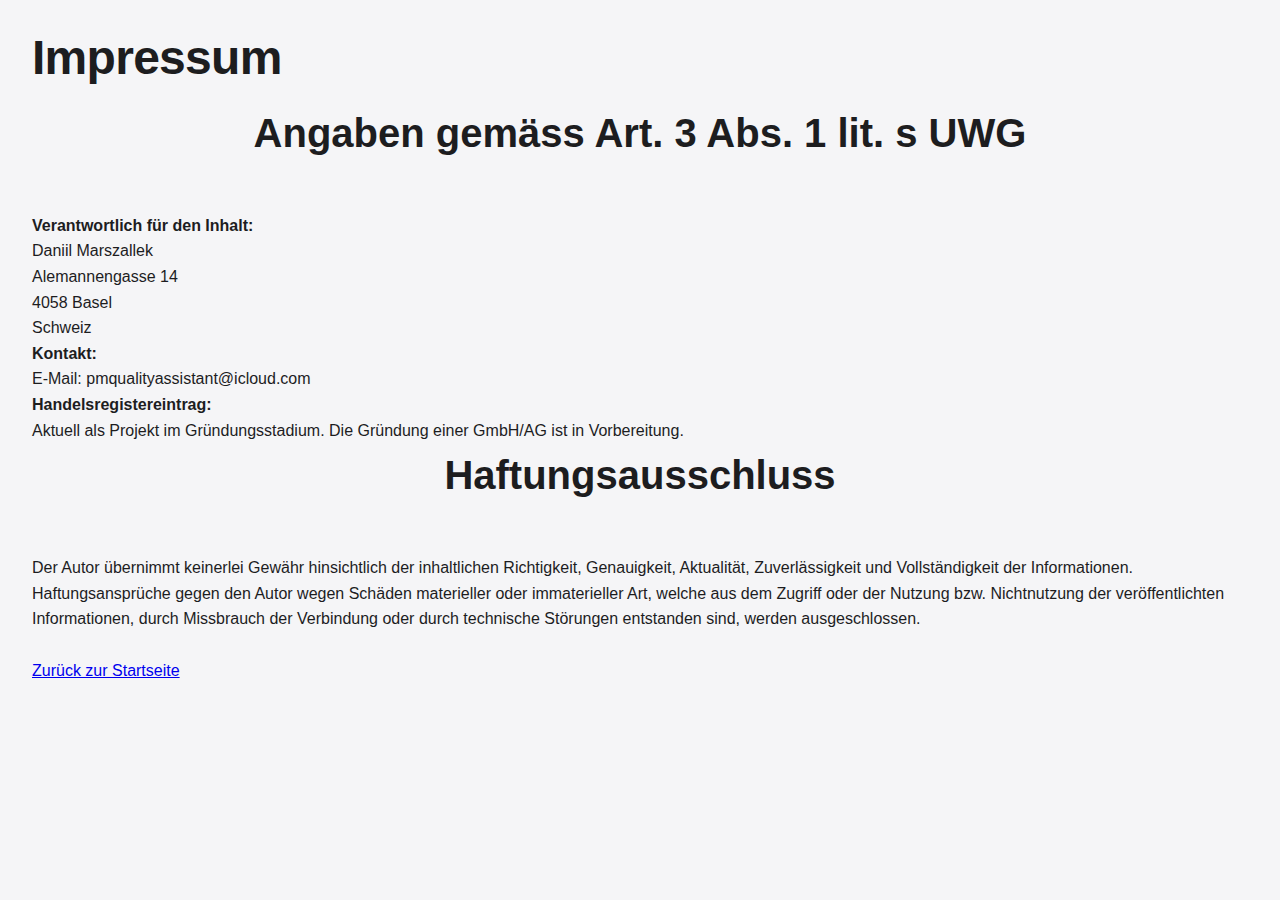
<file: de/impressum.html>
<!DOCTYPE html>
<html lang="de">
<head>
    <title>Impressum - Plant Maintenance Qualitätsassistent</title>
    <link rel="stylesheet" href="../assets/css/style.css">
    <style>body { padding: 2rem; }</style>
</head>
<body>
    <div class="container">
        <h1>Impressum</h1>
        <h2>Angaben gemäss Art. 3 Abs. 1 lit. s UWG</h2>
        
        <p><strong>Verantwortlich für den Inhalt:</strong></p>
        <p>
            Daniil Marszallek <br>
            Alemannengasse 14 <br>
            4058 Basel<br>
            Schweiz
        </p>

        <p><strong>Kontakt:</strong></p>
        <p>
            E-Mail: pmqualityassistant@icloud.com
        </p>

        <p><strong>Handelsregistereintrag:</strong></p>
        <p>
            Aktuell als Projekt im Gründungsstadium. Die Gründung einer GmbH/AG ist in Vorbereitung.
            </p>

        <h2>Haftungsausschluss</h2>
        <p>Der Autor übernimmt keinerlei Gewähr hinsichtlich der inhaltlichen Richtigkeit, Genauigkeit, Aktualität, Zuverlässigkeit und Vollständigkeit der Informationen. Haftungsansprüche gegen den Autor wegen Schäden materieller oder immaterieller Art, welche aus dem Zugriff oder der Nutzung bzw. Nichtnutzung der veröffentlichten Informationen, durch Missbrauch der Verbindung oder durch technische Störungen entstanden sind, werden ausgeschlossen.</p>
        
        <br>
        <a href="./index.html">Zurück zur Startseite</a>
    </div>
</body>
</html>
</file>
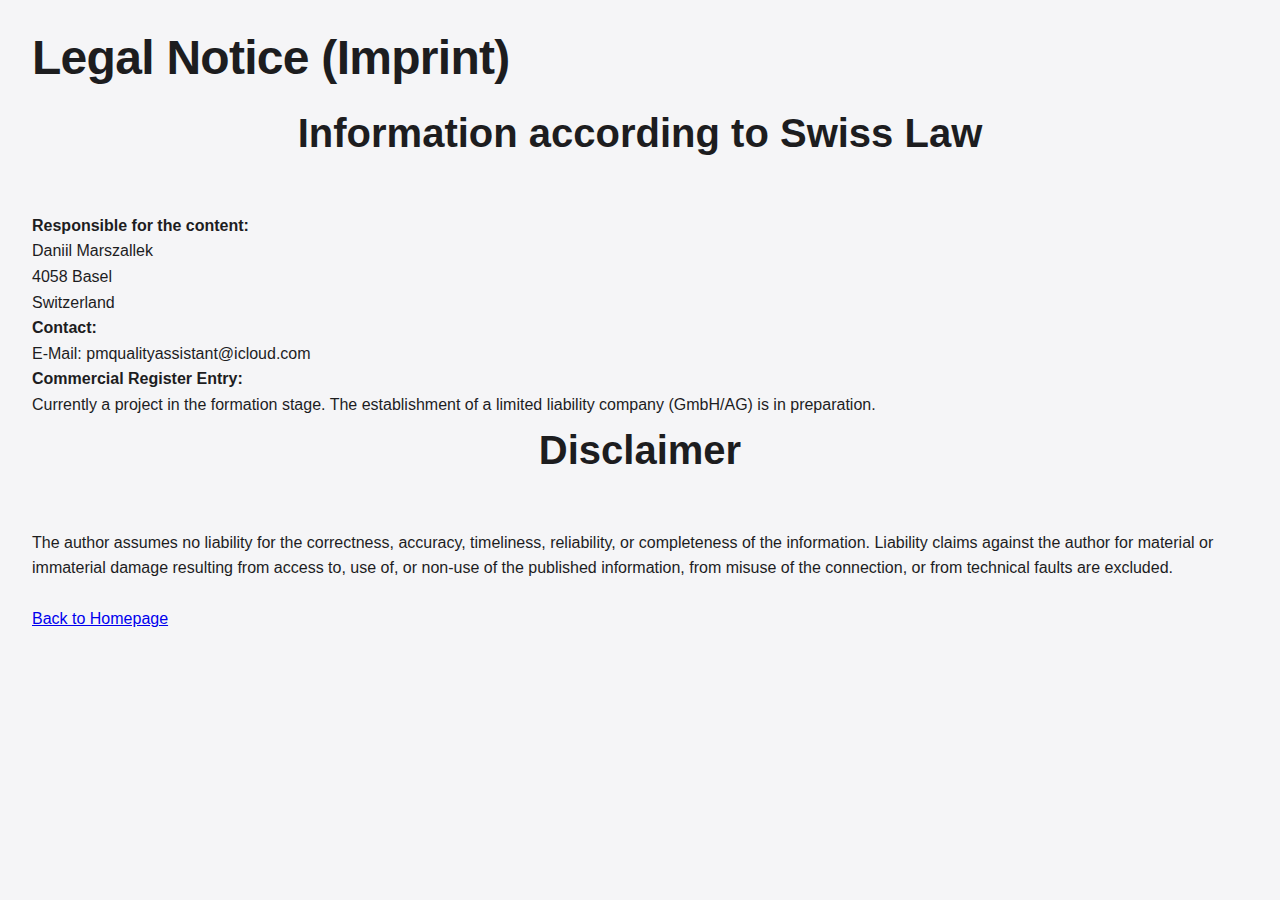
<file: en/legal-notice.html>
<!DOCTYPE html>
<html lang="en">
<head>
    <title>Legal Notice - Plant Maintenance Quality Assistant</title>
    <link rel="stylesheet" href="../assets/css/style.css">
    <style>body { padding: 2rem; }</style>
</head>
<body>
    <div class="container">
        <h1>Legal Notice (Imprint)</h1>
        <h2>Information according to Swiss Law</h2>
        
        <p><strong>Responsible for the content:</strong></p>
        <p>
            Daniil Marszallek<br>
            4058 Basel<br>
            Switzerland
        </p>

        <p><strong>Contact:</strong></p>
        <p>
            E-Mail: pmqualityassistant@icloud.com
        </p>

        <p><strong>Commercial Register Entry:</strong></p>
        <p>
            Currently a project in the formation stage. The establishment of a limited liability company (GmbH/AG) is in preparation.
        </p>

        <h2>Disclaimer</h2>
        <p>The author assumes no liability for the correctness, accuracy, timeliness, reliability, or completeness of the information. Liability claims against the author for material or immaterial damage resulting from access to, use of, or non-use of the published information, from misuse of the connection, or from technical faults are excluded.</p>
        
        <br>
        <a href="./index.html">Back to Homepage</a>
    </div>
</body>
</html>
</file>
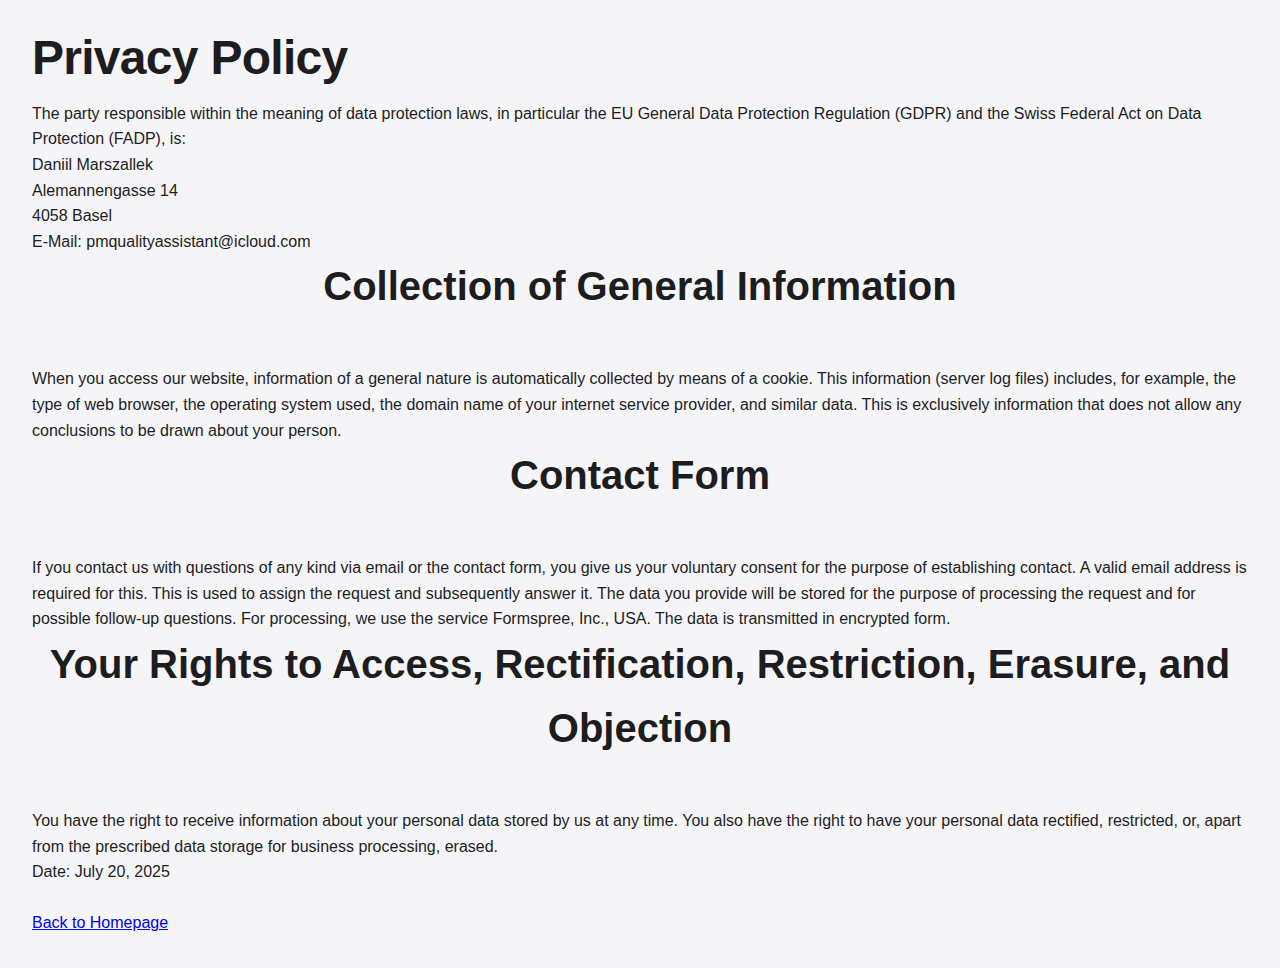
<file: en/privacy-policy.html>
<!DOCTYPE html>
<html lang="en">
<head>
    <title>Privacy Policy - Plant Maintenance Quality Assistant</title>
    <link rel="stylesheet" href="../assets/css/style.css">
    <style>body { padding: 2rem; }</style>
</head>
<body>
    <div class="container">
        <h1>Privacy Policy</h1>
        <p>The party responsible within the meaning of data protection laws, in particular the EU General Data Protection Regulation (GDPR) and the Swiss Federal Act on Data Protection (FADP), is:</p>
        <p>
            Daniil Marszallek<br>
            Alemannengasse 14<br>
            4058 Basel<br>
            E-Mail: pmqualityassistant@icloud.com
        </p>

        <h2>Collection of General Information</h2>
        <p>When you access our website, information of a general nature is automatically collected by means of a cookie. This information (server log files) includes, for example, the type of web browser, the operating system used, the domain name of your internet service provider, and similar data. This is exclusively information that does not allow any conclusions to be drawn about your person.</p>

        <h2>Contact Form</h2>
        <p>If you contact us with questions of any kind via email or the contact form, you give us your voluntary consent for the purpose of establishing contact. A valid email address is required for this. This is used to assign the request and subsequently answer it. The data you provide will be stored for the purpose of processing the request and for possible follow-up questions. For processing, we use the service Formspree, Inc., USA. The data is transmitted in encrypted form.</p>

        <h2>Your Rights to Access, Rectification, Restriction, Erasure, and Objection</h2>
        <p>You have the right to receive information about your personal data stored by us at any time. You also have the right to have your personal data rectified, restricted, or, apart from the prescribed data storage for business processing, erased.</p>

        <p>Date: July 20, 2025</p>

        <br>
        <a href="./index.html">Back to Homepage</a>
    </div>
</body>
</html>
</file>
<file: assets/css/style.css>
/* --- MODERN & TRUSTWORTHY DESIGN --- */
/* 1. GRUNDEINSTELLUNGEN & VARIABLEN */
:root {
    --primary-color: #0071e3; /* Ein kräftigeres, Apple-ähnliches Blau */
    --background-color: #f5f5f7; /* Leicht grauer, weicher Hintergrund */
    --card-background-color: #ffffff;
    --text-color: #1d1d1f; /* Fast Schwarz für Text */
    --secondary-text-color: #6e6e73; /* Grau für Untertitel */
    --border-color: #d2d2d7;
    --font-family: 'Inter', -apple-system, BlinkMacSystemFont, "Segoe UI", Roboto, Helvetica, Arial, sans-serif;
}
* {
    box-sizing: border-box;
    margin: 0;
    padding: 0;
}
html {
    scroll-behavior: smooth;
}
body {
    font-family: var(--font-family);
    line-height: 1.6;
    background: var(--background-color);
    color: var(--text-color);
}
section .container {
    max-width: 980px;
    margin: auto;
    padding: 0 1.5rem;
}
section#process .container {
}

section#process .container {
}

/* 2. TYPOGRAFIE */
h1 {
    font-size: 3rem;
    font-weight: 900;
    line-height: 1.1;
    letter-spacing: -0.015em;
    margin-bottom: 1rem;
}
h2 {
    font-size: 2.5rem;
    font-weight: 700;
    text-align: center;
    margin-bottom: 3rem;
}
section .container p {
    font-size: 1.2rem;
    color: var(--secondary-text-color);
    max-width: 750px;
    text-align: center;
    margin-left: auto;
    margin-right: auto;
}
section {
    padding: 5rem 0;
    border-bottom: 1px solid var(--border-color);
}
section:last-of-type {
    border-bottom: none;
}
/* 3. HEADER & NAVIGATION */
.main-header {
    background: rgba(255, 255, 255, 0.8);
    /* backdrop-filter: saturate(180%) blur(20px); */ 
    position: sticky;
    top: 0;
    z-index: 100;
    border-bottom: 1px solid var(--border-color);
}
.main-header .container {
    display: flex;
    justify-content: space-between;
    align-items: center;
    padding: 1rem 1.5rem;
}
.main-header .logo {
    display: flex;
    align-items: center;
    gap: 0.75rem;
    font-size: 1.2rem;
    font-weight: 700;
    color: var(--text-color);
}
.sap-logo {
    height: 24px;
    width: auto;
}
.main-header nav a {
    color: var(--text-color);
    text-decoration: none;
    margin-left: 2rem;
    font-size: 0.9rem;
}
/* 4. LAYOUT & KARTEN-DESIGN */
/* Styling für die Hero-Sektion mit Video-Hintergrund */
.hero-section {
    height: 100vh;
    padding: 0;
    overflow: hidden;
    display: grid;
    place-items: center;
}
.hero-section > * {
    grid-area: 1 / 1;
}
.hero-background-video,
.hero-overlay {
    /* animation: fade-out linear forwards; */
    /* animation-timeline: scroll(root); */
    /* animation-range: 0 400px; */
    position: absolute;
    top: 0;
    left: 0;
}
    /* animation-timeline: scroll(root);*/
    /* animation-range: 0 400px;*/
}
.hero-background-video {
    transition: opacity 1s ease-out; /* Smooth fade-out transition */
}

.hero-background-video.video-fade-out {
    opacity: 0;
}

.hero-background-video {
    width: 100%;
    height: 100%;
    object-fit: cover;
    z-index: 1;
}
.hero-overlay {
    width: 100%;
    height: 100%;
    background-color: rgba(0, 0, 0, 0.5);
    z-index: 2;
}
.hero-content {
    width: 100%;
    z-index: 3;
    text-align: center;
    display: flex;
    flex-direction: column;
    align-items: center;
    padding: 0;
}
/* NEU: Ein kleiner Abstand und Layout für die Button-Gruppe */
.cta-buttons {
    margin-top: 2rem;
    display: flex;
    justify-content: center;
    gap: 1rem;
    flex-wrap: wrap; /* Sorgt für Umbruch auf sehr kleinen Bildschirmen */
}
.hero-section h1 {
    color: var(--card-background-color);
}
.hero-section .subtitle {
    color: rgba(255, 255, 255, 0.9);
    font-size: 1.5rem;
    margin: 1rem auto;
}
.problem-section {
    background: transparent;
}
.problem-cards {
    display: grid;
    grid-template-columns: repeat(auto-fit, minmax(280px, 1fr));
    gap: 1.5rem;
}
.card {
    background: var(--card-background-color);
    padding: 2rem;
    border-radius: 20px;
    border: 1px solid var(--border-color);
    box-shadow: 0 4px 20px rgba(0,0,0,0.05);
    transition: transform 0.3s ease, box-shadow 0.3s ease;
    display: flex;
    flex-direction: column;
}
.card:hover {
    transform: translateY(-5px);
    box-shadow: 0 8px 30px rgba(0,0,0,0.1);
}
.card h3 {
    font-size: 1.2rem;
    color: var(--text-color);
    text-align: center;
}
.card p {
    font-size: 1rem;
    text-align: left;
    flex-grow: 1;
}
.card .card-icon {
    font-size: 2.5rem;
    color: var(--border-color);
    margin-top: 1.5rem;
    align-self: center;
}
.architecture-visual img {
    max-width: 100%;
    max-width: 700px;
    margin-top: 2rem;
}
/* Feature Grid für die Lösungs-Sektion */
.features-grid {
    display: grid;
    grid-template-columns: repeat(2, 1fr);
    gap: 2.5rem;
    margin-top: 4rem;
}
.feature-item {
    display: flex;
    flex-direction: column;
    align-items: center;
    text-align: center;
}
.feature-item .feature-icon {
    font-size: 3.5rem;
    color: var(--primary-color);
    margin-bottom: 1.5rem;
}
.feature-item h3 {
    font-size: 1.25rem;
    color: var(--text-color);
    margin-bottom: 0.5rem;
}
.feature-item p {
    font-size: 1rem;
    line-height: 1.5;
}
/* Security Grid für die Sicherheits-Sektion */
.security-section {
    background: transparent;
}
.security-grid {
    display: grid;
    grid-template-columns: repeat(auto-fit, minmax(280px, 1fr));
    gap: 2.5rem;
    margin-top: 4rem;
}
.security-item {
    display: flex;
    flex-direction: column;
    align-items: center;
    text-align: center;
}
.security-item .security-icon {
    font-size: 3.5rem;
    color: var(--primary-color);
    margin-bottom: 1.5rem;
}
.security-item h3 {
    font-size: 1.25rem;
    color: var(--text-color);
    margin-bottom: 0.5rem;
}
.security-item p {
    font-size: 1rem;
    line-height: 1.5;
}
/* Responsives Verhalten für mobile Ansicht */
@media (max-width: 768px) {
    .features-grid, .security-grid {
        grid-template-columns: 1fr;
    }
}
/* Styling für Investoren-Sektion */
.investors-section {
    background: transparent;
}
.investor-box {
    background: transparent;
    padding: 3rem;
    border-radius: 20px;
    max-width: 800px;
    margin: auto;
    display: flex;
    flex-direction: column;
    align-items: center;
    text-align: center;
}
.investor-box h2,
.investor-box p {
    color: var(--light-color);
}
.investor-box .btn {
    background: var(--card-background-color);
    color: var(--primary-color);
    margin-top: 1.5rem;
}
/* 5. BUTTONS & INTERAKTIONEN */
.btn {
    display: inline-block;
    padding: 0.8rem 1.8rem;
    border-radius: 980px;
    cursor: pointer;
    text-decoration: none;
    font-weight: 700;
    font-size: 0.9rem;
    background: var(--card-background-color);
    color: var(--primary-color);
    border: 2px solid var(--primary-color);
    transition: transform 0.3s ease, background-color 0.3s ease, color 0.3s ease;
}
.btn:hover {
    transform: scale(1.05);
    background: var(--primary-color);
    color: var(--light-color);
}
/* 6. FORMULAR-STYLING & PILOT-KARTE */
.pilot-section .container {
    display: flex;
    justify-content: center;
    align-items: center;
    flex-direction: column;
}
.pilot-box {
    background: var(--card-background-color);
    padding: 3rem;
    border-radius: 20px;
    border: 1px solid var(--border-color);
    box-shadow: 0 4px 20px rgba(0,0,0,0.05);
    max-width: 600px;
    width: 100%;
    text-align: center;
}
.contact-form {
    width: 100%;
    margin-top: 2rem;
    display: flex;
    flex-direction: column;
    gap: 1rem;
}
.form-fields {
    display: flex;
    flex-direction: column;
    gap: 1rem;
}
.contact-form input {
    padding: 1rem;
    border: 1px solid var(--border-color);
    border-radius: 12px;
    background: var(--card-background-color);
    font-family: var(--font-family);
    font-size: 1rem;
    transition: border-color 0.2s ease, box-shadow 0.2s ease;
    -webkit-appearance: none;
}
.contact-form input:focus {
    outline: none;
    border-color: var(--primary-color);
    box-shadow: 0 0 0 3px rgba(0, 113, 227, 0.4);
}
.contact-form .btn {
    width: 100%;
    padding: 1rem;
    font-size: 1rem;
    margin-top: 1rem;
}
/* 7. ANIMATIONEN */
.fade-in-section {
    opacity: 0;
    transform: translateY(20px);
    transition: opacity 0.6s ease-out, transform 0.6s ease-out;
}
.fade-in-section.is-visible {
    opacity: 1;
    transform: translateY(0);
}
/* 8. FOOTER */
.main-footer {
    background: transparent;
    color: var(--secondary-text-color);
    text-align: center;
    padding: 3rem 0;
    font-size: 0.9rem;
    border-top: 1px solid var(--border-color);
}
.footer-links a {
    color: var(--text-color);
    text-decoration: underline;
    margin: 0 0.5rem;
}
@keyframes fade-out {
    from {
        opacity: 1;
    }
    to {
        opacity: 0;
    }
}

/* 9. (REVISED) TIMELINE-SEKTION */
.process-section {
    padding-bottom: 10vh;
}

.process-section .section-subtitle {
    margin-bottom: 2rem;
}
.timeline-wrapper {
    position: relative;
    max-width: 500px;
    margin: auto;
}
.timeline-svg {
    width: 100%;
    height: 650px; /* Forced height for testing */
}
.timeline-path {
    fill: none;
    stroke: var(--primary-color);
    stroke-width: 6;
    stroke-linecap: round;
    stroke-linejoin: round;
    stroke-dasharray: 2000; /* Must be longer than the path */
    stroke-dashoffset: 2000; /* Hides the path initially */
}
.milestone-group {
    cursor: pointer;
}
.milestone-circle {
    fill: var(--card-background-color);
    stroke: var(--primary-color);
    stroke-width: 5.625;
    r: 23.4;
}

.milestone-label {
    font-family: var(--font-family);
    font-size: 1.2rem;
    font-weight: 700;
    fill: var(--text-color);
    text-anchor: middle; /* Centers text horizontally */
}
/* Adjust specific label positions */
/* Adjust specific label positions */
.milestone-label[x="105"] { text-anchor: start; }
.milestone-label[x="395"] { text-anchor: start; }
.milestone-label[x="295"] { text-anchor: start; }
.milestone-label[x="195"] { text-anchor: start; }
/* Adjust specific label positions */


#timeline-tooltip {
    display: none; /* Hidden by default */
    position: absolute; /* Position relative to the page */
    background-color: var(--text-color);
    color: var(--card-background-color);
    padding: 10px 15px;
    border-radius: 8px;
    font-size: 0.9rem;
    width: 220px;
    text-align: center;
    z-index: 101;
    opacity: 0; /* ADD THIS: Start invisible for fade-in */
    transition: opacity 0.2s ease; /* ADD THIS: Animate the fade */
    pointer-events: none;
}

.milestone-icon {
    font-size: 36px; /* Keep icons larger */
    color: var(--primary-color); /* Keep visible color */
    text-anchor: middle; /* Center horizontally for SVG text */
}

.hero-content h1 {
    max-width: 980px;
    margin-left: auto;
    margin-right: auto;
}

.hero-content .subtitle {
    max-width: 750px;
    margin-left: auto;
    margin-right: auto;
}
</file>
